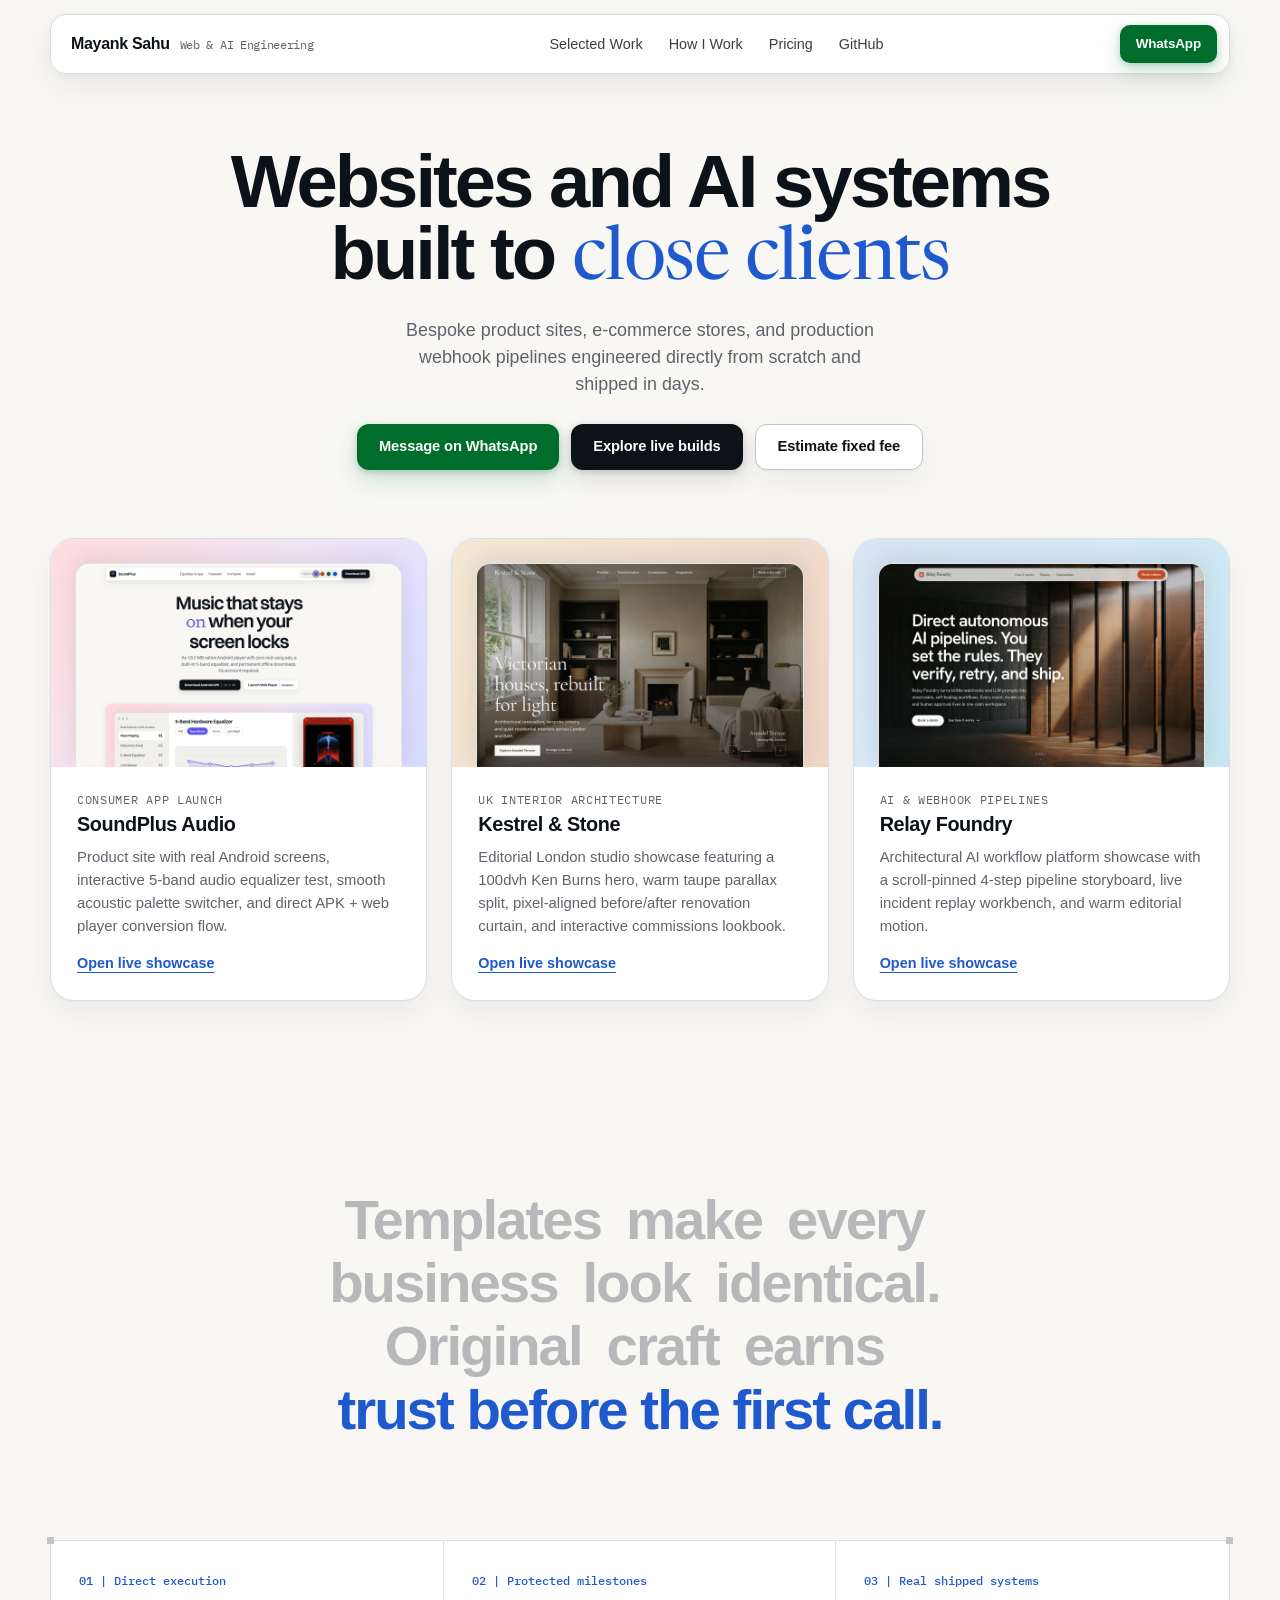
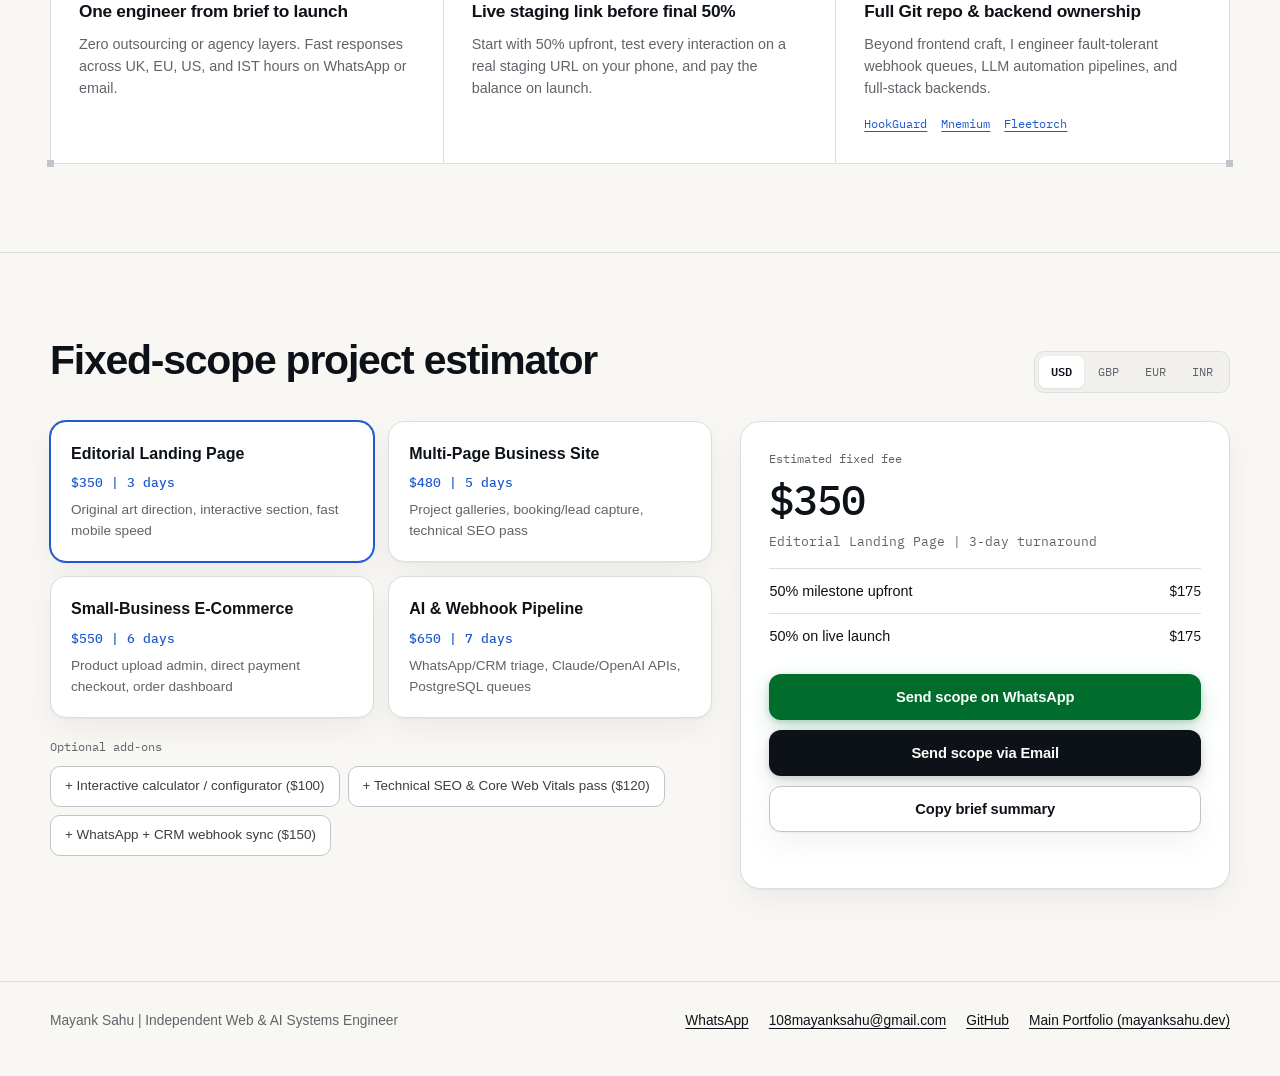
<file: index.html>
<!doctype html>
<html lang="en">
<head>
  <meta charset="UTF-8" />
  <meta name="viewport" content="width=device-width, initial-scale=1.0" />
  <meta name="description" content="Mayank Sahu designs and engineers custom websites, e-commerce stores, and production AI workflows shipped in days with 100% source code ownership." />
  <title>Mayank Sahu | Custom Websites &amp; AI Systems Engineering</title>
  <link rel="icon" type="image/svg+xml" href="data:image/svg+xml,%3Csvg xmlns='http://www.w3.org/2000/svg' viewBox='0 0 32 32'%3E%3Crect width='32' height='32' rx='8' fill='%23181b22'/%3E%3Cpath d='M8 22V10h3.2l4.8 7.4L20.8 10H24v12h-2.8v-7.5l-4.2 6.3h-2l-4.2-6.3V22H8z' fill='%23ffffff'/%3E%3C/svg%3E" />
  <link rel="preconnect" href="https://api.fontshare.com" />
  <link href="https://api.fontshare.com/v2/css?f[]=switzer@400,500,600,700&display=swap" rel="stylesheet" />
  <link rel="preconnect" href="https://fonts.googleapis.com" />
  <link rel="preconnect" href="https://fonts.gstatic.com" crossorigin />
  <link href="https://fonts.googleapis.com/css2?family=IBM+Plex+Mono:wght@400;500&family=Newsreader:wght@400;500&display=swap" rel="stylesheet" />
  <style>
    :root {
      color-scheme: light;
      --paper: oklch(97.6% 0.004 85);
      --surface: oklch(100% 0 0);
      --surface-muted: oklch(95.4% 0.005 85);
      --ink: oklch(18% 0.014 255);
      --ink-2: oklch(36% 0.012 255);
      --muted: oklch(50% 0.012 255);
      --line: oklch(90% 0.006 255);
      --line-strong: oklch(82% 0.008 255);
      --accent: oklch(50% 0.19 262);
      --accent-soft: oklch(93.5% 0.036 262);
      --accent-ink: oklch(99% 0.004 262);
      --wa: oklch(46% 0.14 152);
      --btn-dark: oklch(18% 0.014 255);
      --btn-dark-ink: oklch(99% 0.003 85);
      --shadow-bar: 0 2px 10px oklch(18% 0.015 255 / 0.05), 0 12px 32px oklch(18% 0.015 255 / 0.06);
      --shadow-card: 0 1px 2px oklch(18% 0.015 255 / 0.04), 0 12px 30px oklch(18% 0.015 255 / 0.05);
      --shadow-btn: 0 2px 6px oklch(18% 0.015 255 / 0.15), 0 10px 22px oklch(18% 0.015 255 / 0.11);
      --grad-1: linear-gradient(125deg, oklch(92.5% 0.04 16) 0%, oklch(94% 0.025 320) 48%, oklch(90% 0.065 280) 100%);
      --grad-2: linear-gradient(125deg, oklch(93.5% 0.028 78) 0%, oklch(91.5% 0.03 60) 55%, oklch(89% 0.035 46) 100%);
      --grad-3: linear-gradient(125deg, oklch(91.5% 0.024 255) 0%, oklch(92.5% 0.028 240) 50%, oklch(90.5% 0.038 220) 100%);
      --grad-4: linear-gradient(125deg, oklch(93% 0.03 160) 0%, oklch(92% 0.034 148) 55%, oklch(90.5% 0.04 136) 100%);
      --font-sans: "Switzer", -apple-system, BlinkMacSystemFont, sans-serif;
      --font-serif: "Newsreader", Georgia, serif;
      --font-mono: "IBM Plex Mono", ui-monospace, monospace;
      --ease-out: cubic-bezier(0.16, 1, 0.3, 1);
    }

    *, *::before, *::after { box-sizing: border-box; margin: 0; padding: 0; }

    html {
      overflow-x: clip;
      background: var(--paper);
      color: var(--ink);
      font-family: var(--font-sans);
      -webkit-font-smoothing: antialiased;
      -webkit-tap-highlight-color: transparent;
    }

    body {
      min-height: 100dvh;
      overflow-x: clip;
      line-height: 1.55;
      background: var(--paper);
      color: var(--ink);
    }

    img { display: block; max-width: 100%; }
    a { color: inherit; text-decoration: none; }

    button {
      font: inherit;
      color: inherit;
      background: none;
      border: 0;
      cursor: pointer;
      touch-action: manipulation;
      transition: transform 150ms var(--ease-out), background-color 180ms ease, border-color 180ms ease, color 180ms ease;
    }

    button:active { transform: scale(0.97); }
    button:focus-visible, a:focus-visible { outline: 2px solid var(--accent); outline-offset: 2px; }

    .mono { font-family: var(--font-mono); font-variant-numeric: tabular-nums; }
    .wrap { width: min(1180px, 100% - 40px); margin-inline: auto; }
    section[id] { scroll-margin-top: 96px; }

    /* Floating Luminous Topbar */
    .topbar-wrap {
      position: sticky;
      top: 14px;
      z-index: 60;
      padding-inline: 20px;
    }

    .topbar {
      max-width: 1180px;
      margin-inline: auto;
      height: 60px;
      padding: 0 12px 0 20px;
      border-radius: 16px;
      background: color-mix(in oklab, var(--surface) 88%, transparent);
      backdrop-filter: blur(14px);
      border: 1px solid var(--line);
      box-shadow: var(--shadow-bar);
      display: flex;
      justify-content: space-between;
      align-items: center;
      gap: 16px;
    }

    .brand {
      display: inline-flex;
      align-items: baseline;
      gap: 10px;
      font-weight: 600;
      font-size: 1rem;
      letter-spacing: -0.02em;
    }

    .brand-tag {
      font-family: var(--font-mono);
      font-size: 0.72rem;
      color: var(--muted);
      font-weight: 400;
    }

    .nav-links {
      display: flex;
      align-items: center;
      gap: 26px;
      font-size: 0.9rem;
      color: var(--ink-2);
    }

    .nav-links a {
      position: relative;
      padding-block: 4px;
    }

    .nav-links a::after {
      content: "";
      position: absolute;
      left: 0;
      right: 0;
      bottom: 0;
      height: 1.5px;
      background: var(--accent);
      transform: scaleX(0);
      transform-origin: left;
      transition: transform 220ms var(--ease-out);
    }

    @media (hover: hover) {
      .nav-links a:hover { color: var(--ink); }
      .nav-links a:hover::after { transform: scaleX(1); }
    }

    .btn {
      display: inline-flex;
      align-items: center;
      justify-content: center;
      gap: 8px;
      height: 46px;
      padding: 0 22px;
      border-radius: 12px;
      font-size: 0.92rem;
      font-weight: 600;
      letter-spacing: -0.01em;
    }

    .btn--sm {
      height: 38px;
      padding: 0 16px;
      border-radius: 10px;
      font-size: 0.84rem;
    }

    .btn--dark {
      background: var(--btn-dark);
      color: var(--btn-dark-ink);
      box-shadow: var(--shadow-btn);
    }

    .btn--wa {
      background: var(--wa);
      color: oklch(99% 0.004 150);
      box-shadow: 0 2px 6px oklch(46% 0.14 152 / 0.24), 0 10px 22px oklch(46% 0.14 152 / 0.16);
    }

    .btn--light {
      background: var(--surface);
      color: var(--ink);
      border: 1px solid var(--line-strong);
      box-shadow: var(--shadow-card);
    }

    @media (hover: hover) {
      .btn--dark:hover, .btn--wa:hover, .btn--light:hover { transform: translateY(-1px); }
      .btn--light:hover { border-color: var(--ink); }
    }

    /* Centered Monumental Hero */
    .hero {
      padding: clamp(64px, 9.5vh, 104px) 0 52px;
      text-align: center;
    }

    .hero-inner {
      max-width: 820px;
      margin-inline: auto;
      display: grid;
      justify-items: center;
      gap: 18px;
    }

    .hero h1 {
      font-size: clamp(2.9rem, 5.8vw, 5.15rem);
      font-weight: 600;
      line-height: 0.98;
      letter-spacing: -0.04em;
      text-wrap: balance;
    }

    .hero-serif {
      font-family: var(--font-serif);
      font-weight: 400;
      color: var(--accent);
      letter-spacing: -0.02em;
    }

    .hero-sub {
      font-size: clamp(1.05rem, 1.4vw, 1.2rem);
      color: var(--muted);
      max-width: 50ch;
      line-height: 1.5;
    }

    .hero-ctas {
      display: flex;
      flex-wrap: wrap;
      justify-content: center;
      gap: 12px;
      margin-top: 8px;
    }

    /* Visual Portfolio Gallery (Real Rendered Previews, Zero Clunky Iframe) */
    .work-sec {
      padding: 16px 0 88px;
    }

    .work-grid {
      display: grid;
      grid-template-columns: repeat(3, minmax(0, 1fr));
      gap: 24px;
    }

    .work-card {
      background: var(--surface);
      border: 1px solid var(--line);
      border-radius: 24px;
      overflow: hidden;
      box-shadow: var(--shadow-card);
      display: flex;
      flex-direction: column;
      transition: transform 280ms var(--ease-out), border-color 280ms ease;
    }

    @media (hover: hover) {
      .work-card:hover { transform: translateY(-4px); border-color: var(--line-strong); }
      .work-card:hover .work-shot img { transform: scale(1.025); }
    }

    .work-stage {
      padding: 24px 24px 0;
      overflow: hidden;
    }

    .work-stage.g1 { background: var(--grad-1); }
    .work-stage.g2 { background: var(--grad-2); }
    .work-stage.g3 { background: var(--grad-3); }
    .work-stage.g4 { background: var(--grad-4); }

    .work-shot {
      border-radius: 14px 14px 0 0;
      overflow: hidden;
      border: 1px solid oklch(18% 0.015 255 / 0.12);
      border-bottom: 0;
      box-shadow: 0 -4px 24px oklch(18% 0.015 255 / 0.1);
      aspect-ratio: 16 / 10;
      background: var(--surface);
    }

    .work-shot img {
      width: 100%;
      height: 100%;
      object-fit: cover;
      object-position: top center;
      transition: transform 520ms var(--ease-out);
    }

    .work-body {
      padding: 24px 26px 26px;
      display: flex;
      flex-direction: column;
      justify-content: space-between;
      gap: 14px;
      flex: 1;
    }

    .work-top {
      display: flex;
      flex-direction: column;
      align-items: flex-start;
      gap: 4px;
      margin-bottom: 10px;
    }

    .work-title {
      font-size: 1.24rem;
      font-weight: 600;
      letter-spacing: -0.02em;
      line-height: 1.15;
    }

    .work-cat {
      font-family: var(--font-mono);
      font-size: 0.72rem;
      color: var(--muted);
      order: -1;
      text-transform: uppercase;
      letter-spacing: 0.06em;
    }

    .work-desc {
      font-size: 0.93rem;
      color: var(--muted);
    }

    .work-link {
      font-size: 0.9rem;
      font-weight: 600;
      color: var(--accent);
      text-decoration: underline;
      text-underline-offset: 0.25em;
      align-self: flex-start;
    }

    /* Scroll-Illuminating Manifesto */
    .manifesto {
      padding: clamp(72px, 11vh, 130px) 0;
      text-align: center;
    }

    .manifesto-text {
      max-width: 22ch;
      margin-inline: auto;
      font-size: clamp(2.1rem, 4.4vw, 3.7rem);
      font-weight: 600;
      line-height: 1.12;
      letter-spacing: -0.035em;
    }

    .m-word {
      display: inline-block;
      color: var(--muted);
      opacity: 0.42;
      transition: color 360ms var(--ease-out), opacity 360ms var(--ease-out);
      margin-right: 0.2em;
    }

    .m-word.is-lit { color: var(--ink); opacity: 1; }

    .m-highlight {
      position: relative;
      color: var(--accent);
      display: inline-block;
    }

    .m-highlight::after {
      content: "";
      position: absolute;
      left: 0;
      right: 0;
      bottom: -4px;
      height: 4px;
      border-radius: 999px;
      background: var(--accent);
      transform-origin: left;
      transform: scaleX(0);
      transition: transform 760ms var(--ease-out);
    }

    .m-highlight.is-underlined::after { transform: scaleX(1); }

    /* Corner-Pinned 3-Column Engineering Proof Frame */
    .proof-sec {
      padding-bottom: 88px;
    }

    .arch-frame {
      position: relative;
      background: var(--surface);
      border: 1px solid var(--line);
      display: grid;
      grid-template-columns: repeat(3, minmax(0, 1fr));
    }

    .arch-pin {
      position: absolute;
      width: 7px;
      height: 7px;
      background: var(--line-strong);
      pointer-events: none;
    }

    .pin-tl { top: -4px; left: -4px; }
    .pin-tr { top: -4px; right: -4px; }
    .pin-bl { bottom: -4px; left: -4px; }
    .pin-br { bottom: -4px; right: -4px; }

    .proof-cell {
      padding: 30px 28px;
      border-right: 1px solid var(--line);
      display: grid;
      gap: 8px;
      align-content: start;
    }

    .proof-cell:last-child { border-right: 0; }
    .proof-num { font-family: var(--font-mono); font-size: 0.78rem; color: var(--accent); font-weight: 500; }
    .proof-cell h3 { font-size: 1.08rem; font-weight: 600; letter-spacing: -0.015em; }
    .proof-cell p { font-size: 0.9rem; color: var(--muted); }

    .repo-links {
      display: flex;
      flex-wrap: wrap;
      gap: 14px;
      padding-top: 6px;
      font-family: var(--font-mono);
      font-size: 0.78rem;
    }

    .repo-links a {
      color: var(--accent);
      text-decoration: underline;
      text-underline-offset: 0.25em;
    }

    /* Multi-Currency Fixed-Scope Pricing Estimator */
    .quote-sec {
      padding: 76px 0 92px;
      border-top: 1px solid var(--line);
    }

    .sec-head {
      display: flex;
      justify-content: space-between;
      align-items: flex-end;
      flex-wrap: wrap;
      gap: 16px;
      margin-bottom: 28px;
    }

    .sec-head h2 {
      font-size: clamp(1.9rem, 3.2vw, 2.7rem);
      font-weight: 600;
      letter-spacing: -0.03em;
    }

    .curr-switch {
      display: inline-flex;
      padding: 4px;
      border-radius: 10px;
      background: var(--surface-muted);
      border: 1px solid var(--line);
      gap: 2px;
    }

    .curr-btn {
      padding: 6px 12px;
      border-radius: 7px;
      font-family: var(--font-mono);
      font-size: 0.78rem;
      color: var(--muted);
    }

    .curr-btn[aria-pressed="true"] {
      background: var(--surface);
      color: var(--ink);
      font-weight: 600;
      box-shadow: 0 1px 3px oklch(18% 0.015 255 / 0.08);
    }

    .quote-grid {
      display: grid;
      grid-template-columns: minmax(0, 1.15fr) minmax(0, 0.85fr);
      gap: 28px;
      align-items: start;
    }

    .scope-grid {
      display: grid;
      grid-template-columns: repeat(2, minmax(0, 1fr));
      gap: 14px;
      margin-bottom: 20px;
    }

    .scope-card {
      padding: 20px;
      border-radius: 16px;
      border: 1px solid var(--line);
      background: var(--surface);
      text-align: left;
      display: grid;
      gap: 6px;
      box-shadow: var(--shadow-card);
    }

    .scope-card[aria-pressed="true"] {
      border-color: var(--accent);
      box-shadow: 0 0 0 1px var(--accent), var(--shadow-card);
    }

    .scope-price {
      font-family: var(--font-mono);
      font-size: 0.84rem;
      color: var(--accent);
      font-weight: 500;
    }

    .addon-row { display: flex; flex-wrap: wrap; gap: 8px; }

    .addon-chip {
      padding: 9px 14px;
      border-radius: 10px;
      border: 1px solid var(--line-strong);
      background: var(--surface);
      font-size: 0.84rem;
      color: var(--ink-2);
    }

    .addon-chip[aria-pressed="true"] {
      background: var(--btn-dark);
      border-color: var(--btn-dark);
      color: var(--btn-dark-ink);
    }

    .summary-card {
      background: var(--surface);
      border: 1px solid var(--line);
      border-radius: 20px;
      padding: 28px;
      box-shadow: var(--shadow-card);
      display: grid;
      gap: 16px;
    }

    .big-price {
      font-family: var(--font-mono);
      font-size: 2.6rem;
      font-weight: 500;
      letter-spacing: -0.03em;
    }

    .split-row {
      display: flex;
      justify-content: space-between;
      padding: 11px 0;
      border-top: 1px solid var(--line);
      font-size: 0.9rem;
    }

    .cta-stack { display: grid; gap: 10px; }

    .copy-feedback {
      font-family: var(--font-mono);
      font-size: 0.76rem;
      color: var(--wa);
      min-height: 18px;
    }

    footer {
      border-top: 1px solid var(--line);
      padding: 28px 0 44px;
      font-size: 0.86rem;
      color: var(--muted);
    }

    .footer-inner {
      display: flex;
      justify-content: space-between;
      align-items: center;
      flex-wrap: wrap;
      gap: 16px;
    }

    .footer-links { display: flex; flex-wrap: wrap; gap: 20px; }
    footer a { color: var(--ink); text-decoration: underline; text-underline-offset: 0.25em; }

    .reveal {
      opacity: 1;
      transform: translate3d(0, 0, 0);
      transition: opacity 640ms var(--ease-out), transform 640ms var(--ease-out);
    }

    .js-ready .reveal { opacity: 0; transform: translate3d(0, 22px, 0); }
    .js-ready .reveal.is-in { opacity: 1; transform: translate3d(0, 0, 0); }

    @media (max-width: 960px) {
      .work-grid, .arch-frame, .quote-grid { grid-template-columns: minmax(0, 1fr); }
      .proof-cell { border-right: 0; border-bottom: 1px solid var(--line); }
      .proof-cell:last-child { border-bottom: 0; }
      .nav-links, .brand-tag { display: none; }
    }

    @media (max-width: 600px) {
      .scope-grid { grid-template-columns: minmax(0, 1fr); }
    }

    @media (prefers-reduced-motion: reduce) {
      .reveal, .m-word, .m-highlight::after, .work-shot img { transition: none !important; transform: none !important; opacity: 1 !important; }
    }
  </style>
</head>
<body>
  <div class="topbar-wrap">
    <header class="topbar">
      <a href="#top" class="brand">
        <span>Mayank Sahu</span>
        <span class="brand-tag">Web &amp; AI Engineering</span>
      </a>
      <nav class="nav-links" aria-label="Primary">
        <a href="#work">Selected Work</a>
        <a href="#proof">How I Work</a>
        <a href="#quote">Pricing</a>
        <a href="https://github.com/msnotfound" target="_blank" rel="noopener">GitHub</a>
      </nav>
      <a href="https://wa.me/919302493307?text=Hi%20Mayank%2C%20I%27d%20like%20to%20discuss%20a%20website%20or%20AI%20workflow%20build." target="_blank" rel="noopener" class="btn btn--wa btn--sm">WhatsApp</a>
    </header>
  </div>

  <main id="top">
    <section class="hero">
      <div class="wrap hero-inner">
        <h1>Websites and AI systems built to <span class="hero-serif">close clients</span></h1>
        <p class="hero-sub">
          Bespoke product sites, e-commerce stores, and production webhook pipelines engineered directly from scratch and shipped in days.
        </p>
        <div class="hero-ctas">
          <a href="https://wa.me/919302493307?text=Hi%20Mayank%2C%20saw%20your%20work%20and%20want%20to%20scope%20a%20project." target="_blank" rel="noopener" class="btn btn--wa">Message on WhatsApp</a>
          <a href="#work" class="btn btn--dark">Explore live builds</a>
          <a href="#quote" class="btn btn--light">Estimate fixed fee</a>
        </div>
      </div>
    </section>

    <section class="work-sec" id="work" aria-label="Selected live builds">
      <div class="wrap">
        <div class="work-grid">
          <article class="work-card reveal">
            <div class="work-stage g1">
              <div class="work-shot">
                <img src="./assets/preview-soundplus.png" alt="SoundPlus Android music player and equalizer redesign showcase" />
              </div>
            </div>
            <div class="work-body">
              <div>
                <div class="work-top">
                  <h2 class="work-title">SoundPlus Audio</h2>
                  <span class="work-cat">Consumer App Launch</span>
                </div>
                <p class="work-desc">
                  Product site with real Android screens, interactive 5-band audio equalizer test, smooth acoustic palette switcher, and direct APK + web player conversion flow.
                </p>
              </div>
              <a class="work-link" href="./soundplus/" target="_blank" rel="noopener">Open live showcase</a>
            </div>
          </article>

          <article class="work-card reveal">
            <div class="work-stage g2">
              <div class="work-shot">
                <img src="./assets/preview-interior.png" alt="Kestrel and Stone London interior architecture and renovation studio showcase" />
              </div>
            </div>
            <div class="work-body">
              <div>
                <div class="work-top">
                  <h2 class="work-title">Kestrel &amp; Stone</h2>
                  <span class="work-cat">UK Interior Architecture</span>
                </div>
                <p class="work-desc">
                  Editorial London studio showcase featuring a 100dvh Ken Burns hero, warm taupe parallax split, pixel-aligned before/after renovation curtain, and interactive commissions lookbook.
                </p>
              </div>
              <a class="work-link" href="./interior/" target="_blank" rel="noopener">Open live showcase</a>
            </div>
          </article>

          <article class="work-card reveal">
            <div class="work-stage g3">
              <div class="work-shot">
                <img src="./assets/preview-ai.png" alt="Relay Foundry autonomous AI pipeline orchestration showcase" />
              </div>
            </div>
            <div class="work-body">
              <div>
                <div class="work-top">
                  <h2 class="work-title">Relay Foundry</h2>
                  <span class="work-cat">AI &amp; Webhook Pipelines</span>
                </div>
                <p class="work-desc">
                  Architectural AI workflow platform showcase with a scroll-pinned 4-step pipeline storyboard, live incident replay workbench, and warm editorial motion.
                </p>
              </div>
              <a class="work-link" href="./ai-studio/" target="_blank" rel="noopener">Open live showcase</a>
            </div>
          </article>
        </div>
      </div>
    </section>

    <section class="manifesto" id="manifesto">
      <div class="wrap">
        <p class="manifesto-text">
          <span class="m-word">Templates</span>
          <span class="m-word">make</span>
          <span class="m-word">every</span>
          <span class="m-word">business</span>
          <span class="m-word">look</span>
          <span class="m-word">identical.</span>
          <span class="m-word">Original</span>
          <span class="m-word">craft</span>
          <span class="m-word">earns</span>
          <span class="m-highlight" id="m-highlight">trust before the first call.</span>
        </p>
      </div>
    </section>

    <section class="proof-sec" id="proof">
      <div class="wrap">
        <div class="arch-frame reveal">
          <span class="arch-pin pin-tl" aria-hidden="true"></span>
          <span class="arch-pin pin-tr" aria-hidden="true"></span>
          <span class="arch-pin pin-bl" aria-hidden="true"></span>
          <span class="arch-pin pin-br" aria-hidden="true"></span>

          <article class="proof-cell">
            <span class="proof-num">01 | Direct execution</span>
            <h3>One engineer from brief to launch</h3>
            <p>Zero outsourcing or agency layers. Fast responses across UK, EU, US, and IST hours on WhatsApp or email.</p>
          </article>
          <article class="proof-cell">
            <span class="proof-num">02 | Protected milestones</span>
            <h3>Live staging link before final 50%</h3>
            <p>Start with 50% upfront, test every interaction on a real staging URL on your phone, and pay the balance on launch.</p>
          </article>
          <article class="proof-cell">
            <span class="proof-num">03 | Real shipped systems</span>
            <h3>Full Git repo &amp; backend ownership</h3>
            <p>Beyond frontend craft, I engineer fault-tolerant webhook queues, LLM automation pipelines, and full-stack backends.</p>
            <div class="repo-links">
              <a href="https://github.com/msnotfound/hookguard" target="_blank" rel="noopener">HookGuard</a>
              <a href="https://github.com/msnotfound/mnemium" target="_blank" rel="noopener">Mnemium</a>
              <a href="https://github.com/msnotfound/fleetorch" target="_blank" rel="noopener">Fleetorch</a>
            </div>
          </article>
        </div>
      </div>
    </section>

    <section class="quote-sec" id="quote">
      <div class="wrap">
        <div class="sec-head">
          <h2>Fixed-scope project estimator</h2>
          <div class="curr-switch" role="group" aria-label="Select currency">
            <button type="button" class="curr-btn" data-curr="USD" aria-pressed="true">USD</button>
            <button type="button" class="curr-btn" data-curr="GBP" aria-pressed="false">GBP</button>
            <button type="button" class="curr-btn" data-curr="EUR" aria-pressed="false">EUR</button>
            <button type="button" class="curr-btn" data-curr="INR" aria-pressed="false">INR</button>
          </div>
        </div>

        <div class="quote-grid">
          <div>
            <div class="scope-grid" role="group" aria-label="Select base scope">
              <button type="button" class="scope-card" data-price="350" data-days="3" data-name="Editorial Landing Page" aria-pressed="true">
                <strong>Editorial Landing Page</strong>
                <span class="scope-price">$350 | 3 days</span>
                <span style="font-size: 0.85rem; color: var(--muted);">Original art direction, interactive section, fast mobile speed</span>
              </button>
              <button type="button" class="scope-card" data-price="480" data-days="5" data-name="Multi-Page Studio Site" aria-pressed="false">
                <strong>Multi-Page Business Site</strong>
                <span class="scope-price">$480 | 5 days</span>
                <span style="font-size: 0.85rem; color: var(--muted);">Project galleries, booking/lead capture, technical SEO pass</span>
              </button>
              <button type="button" class="scope-card" data-price="550" data-days="6" data-name="Small-Business E-Commerce Store" aria-pressed="false">
                <strong>Small-Business E-Commerce</strong>
                <span class="scope-price">$550 | 6 days</span>
                <span style="font-size: 0.85rem; color: var(--muted);">Product upload admin, direct payment checkout, order dashboard</span>
              </button>
              <button type="button" class="scope-card" data-price="650" data-days="7" data-name="AI &amp; Webhook Pipeline" aria-pressed="false">
                <strong>AI &amp; Webhook Pipeline</strong>
                <span class="scope-price">$650 | 7 days</span>
                <span style="font-size: 0.85rem; color: var(--muted);">WhatsApp/CRM triage, Claude/OpenAI APIs, PostgreSQL queues</span>
              </button>
            </div>

            <p class="mono" style="font-size: 0.72rem; color: var(--muted); margin-bottom: 10px;">Optional add-ons</p>
            <div class="addon-row">
              <button type="button" class="addon-chip" data-add="100" data-days="1" data-label="Interactive calculator / configurator" aria-pressed="false">+ Interactive calculator / configurator</button>
              <button type="button" class="addon-chip" data-add="120" data-days="1" data-label="Technical SEO & Core Web Vitals pass" aria-pressed="false">+ Technical SEO &amp; Core Web Vitals pass</button>
              <button type="button" class="addon-chip" data-add="150" data-days="2" data-label="WhatsApp + CRM webhook sync" aria-pressed="false">+ WhatsApp + CRM webhook sync</button>
            </div>
          </div>

          <aside class="summary-card">
            <div>
              <div class="mono" style="font-size: 0.72rem; color: var(--muted);">Estimated fixed fee</div>
              <div class="big-price" id="qPrice">$350</div>
              <div class="mono" style="font-size: 0.8rem; color: var(--muted);" id="qMeta">Editorial Landing Page | 3-day turnaround</div>
            </div>
            <div>
              <div class="split-row"><span>50% milestone upfront</span><span class="mono" id="qHalf1">$175</span></div>
              <div class="split-row"><span>50% on live launch</span><span class="mono" id="qHalf2">$175</span></div>
            </div>
            <div class="cta-stack">
              <a id="qWa" href="#" target="_blank" rel="noopener" class="btn btn--wa" style="width: 100%;">Send scope on WhatsApp</a>
              <a id="qMail" href="#" class="btn btn--dark" style="width: 100%;">Send scope via Email</a>
              <button type="button" id="qCopy" class="btn btn--light" style="width: 100%;">Copy brief summary</button>
              <div class="copy-feedback" id="copyStatus" role="status"></div>
            </div>
          </aside>
        </div>
      </div>
    </section>
  </main>

  <footer>
    <div class="wrap footer-inner">
      <span>Mayank Sahu | Independent Web &amp; AI Systems Engineer</span>
      <div class="footer-links">
        <a href="https://wa.me/919302493307" target="_blank" rel="noopener">WhatsApp</a>
        <a href="mailto:108mayanksahu@gmail.com">108mayanksahu@gmail.com</a>
        <a href="https://github.com/msnotfound" target="_blank" rel="noopener">GitHub</a>
        <a href="https://mayanksahu.dev/" target="_blank" rel="noopener">Main Portfolio (mayanksahu.dev)</a>
      </div>
    </div>
  </footer>

  <script>
    const reduced = window.matchMedia("(prefers-reduced-motion: reduce)").matches;
    if (!reduced) document.documentElement.classList.add("js-ready");

    // Silky Eased Smooth Anchor Scroll
    let scrollRaf = null;
    function smoothScrollTo(targetY, duration = 740) {
      cancelAnimationFrame(scrollRaf);
      if (reduced) { window.scrollTo({ top: targetY, behavior: "instant" }); return; }
      const startY = window.scrollY;
      const dist = targetY - startY;
      let start = null;
      const easeOutExpo = (t) => (t === 1 ? 1 : 1 - Math.pow(2, -10 * t));
      function step(ts) {
        if (!start) start = ts;
        const p = Math.min(1, (ts - start) / duration);
        window.scrollTo({ top: startY + dist * easeOutExpo(p), behavior: "instant" });
        if (p < 1) scrollRaf = requestAnimationFrame(step);
      }
      scrollRaf = requestAnimationFrame(step);
    }

    document.querySelectorAll('a[href^="#"]').forEach((link) => {
      link.addEventListener("click", (e) => {
        const id = link.getAttribute("href");
        if (!id || id === "#") return;
        const el = document.querySelector(id);
        if (!el) return;
        e.preventDefault();
        const offset = id === "#top" ? 0 : el.getBoundingClientRect().top + window.scrollY - 92;
        smoothScrollTo(Math.max(0, offset));
      });
    });

    // Manifesto scroll illumination
    const mWords = Array.from(document.querySelectorAll(".m-word"));
    const mSection = document.getElementById("manifesto");
    const mHighlight = document.getElementById("m-highlight");

    function updateManifesto() {
      if (reduced) {
        mWords.forEach((w) => w.classList.add("is-lit"));
        mHighlight.classList.add("is-underlined");
        return;
      }
      const rect = mSection.getBoundingClientRect();
      const progress = Math.max(0, Math.min(1, (window.innerHeight * 0.78 - rect.top) / (rect.height * 0.72)));
      const litCount = Math.floor(progress * (mWords.length + 2));
      mWords.forEach((w, idx) => w.classList.toggle("is-lit", idx < litCount));
      mHighlight.classList.toggle("is-underlined", progress > 0.72);
    }
    window.addEventListener("scroll", updateManifesto, { passive: true });
    updateManifesto();

    // Scroll reveal
    const io = new IntersectionObserver((entries) => {
      entries.forEach((en) => {
        if (en.isIntersecting) { en.target.classList.add("is-in"); io.unobserve(en.target); }
      });
    }, { threshold: 0.14 });
    document.querySelectorAll(".reveal").forEach((el) => io.observe(el));

    // Multi-currency Fixed Scope Estimator
    const RATES = {
      USD: { sym: "$", rate: 1, locale: "en-US" },
      GBP: { sym: "£", rate: 0.79, locale: "en-GB" },
      EUR: { sym: "€", rate: 0.92, locale: "de-DE" },
      INR: { sym: "₹", rate: 84.5, locale: "en-IN" }
    };

    let currency = "USD";
    let baseUsd = 350, baseDays = 3, baseName = "Editorial Landing Page";

    function fmtMoney(usd) {
      const c = RATES[currency];
      const val = currency === "INR" ? Math.round((usd * c.rate) / 500) * 500 : Math.round(usd * c.rate);
      return c.sym + val.toLocaleString(c.locale);
    }

    function updateQuote() {
      document.querySelectorAll(".scope-card").forEach((card) => {
        card.querySelector(".scope-price").textContent = `${fmtMoney(Number(card.dataset.price))} | ${card.dataset.days} days`;
      });
      document.querySelectorAll(".addon-chip").forEach((chip) => {
        chip.textContent = `+ ${chip.dataset.label} (${fmtMoney(Number(chip.dataset.add))})`;
      });

      let extraUsd = 0, extraDays = 0;
      const addons = [];
      document.querySelectorAll(".addon-chip[aria-pressed='true']").forEach((c) => {
        extraUsd += Number(c.dataset.add);
        extraDays += Number(c.dataset.days);
        addons.push(c.dataset.label);
      });
      const totalUsd = baseUsd + extraUsd;
      const days = baseDays + extraDays;
      const totalStr = fmtMoney(totalUsd);
      const halfStr = fmtMoney(totalUsd / 2);

      document.getElementById("qPrice").textContent = totalStr;
      document.getElementById("qMeta").textContent = `${baseName} | ${days}-day turnaround`;
      document.getElementById("qHalf1").textContent = halfStr;
      document.getElementById("qHalf2").textContent = halfStr;

      const briefText = [
        `Hi Mayank, I would like to scope a project:`,
        `Base Scope: ${baseName}`,
        `Add-ons: ${addons.length ? addons.join(", ") : "None"}`,
        `Estimated Fee: ${totalStr} (50% upfront: ${halfStr}, 50% on launch)`,
        `Target Turnaround: ${days} days`,
        `Project Details: `
      ].join("\n");

      document.getElementById("qWa").href = `https://wa.me/919302493307?text=${encodeURIComponent(briefText)}`;
      document.getElementById("qMail").href = `mailto:108mayanksahu@gmail.com?subject=${encodeURIComponent(`Project Brief: ${baseName} (${totalStr})`)}&body=${encodeURIComponent(briefText)}`;
      document.getElementById("qCopy").dataset.brief = briefText;
    }

    document.querySelectorAll(".curr-btn").forEach((b) => {
      b.addEventListener("click", () => {
        document.querySelectorAll(".curr-btn").forEach((x) => x.setAttribute("aria-pressed", String(x === b)));
        currency = b.dataset.curr;
        updateQuote();
      });
    });

    document.querySelectorAll(".scope-card").forEach((c) => {
      c.addEventListener("click", () => {
        document.querySelectorAll(".scope-card").forEach((x) => x.setAttribute("aria-pressed", String(x === c)));
        baseUsd = Number(c.dataset.price);
        baseDays = Number(c.dataset.days);
        baseName = c.dataset.name;
        updateQuote();
      });
    });

    document.querySelectorAll(".addon-chip").forEach((c) => {
      c.addEventListener("click", () => {
        c.setAttribute("aria-pressed", String(c.getAttribute("aria-pressed") !== "true"));
        updateQuote();
      });
    });

    document.getElementById("qCopy").addEventListener("click", async (e) => {
      try {
        await navigator.clipboard.writeText(e.currentTarget.dataset.brief || "");
        document.getElementById("copyStatus").textContent = "Brief summary copied to clipboard.";
      } catch {
        document.getElementById("copyStatus").textContent = "Use WhatsApp or Email above to send directly.";
      }
    });

    updateQuote();
  </script>
</body>
</html>
</file>
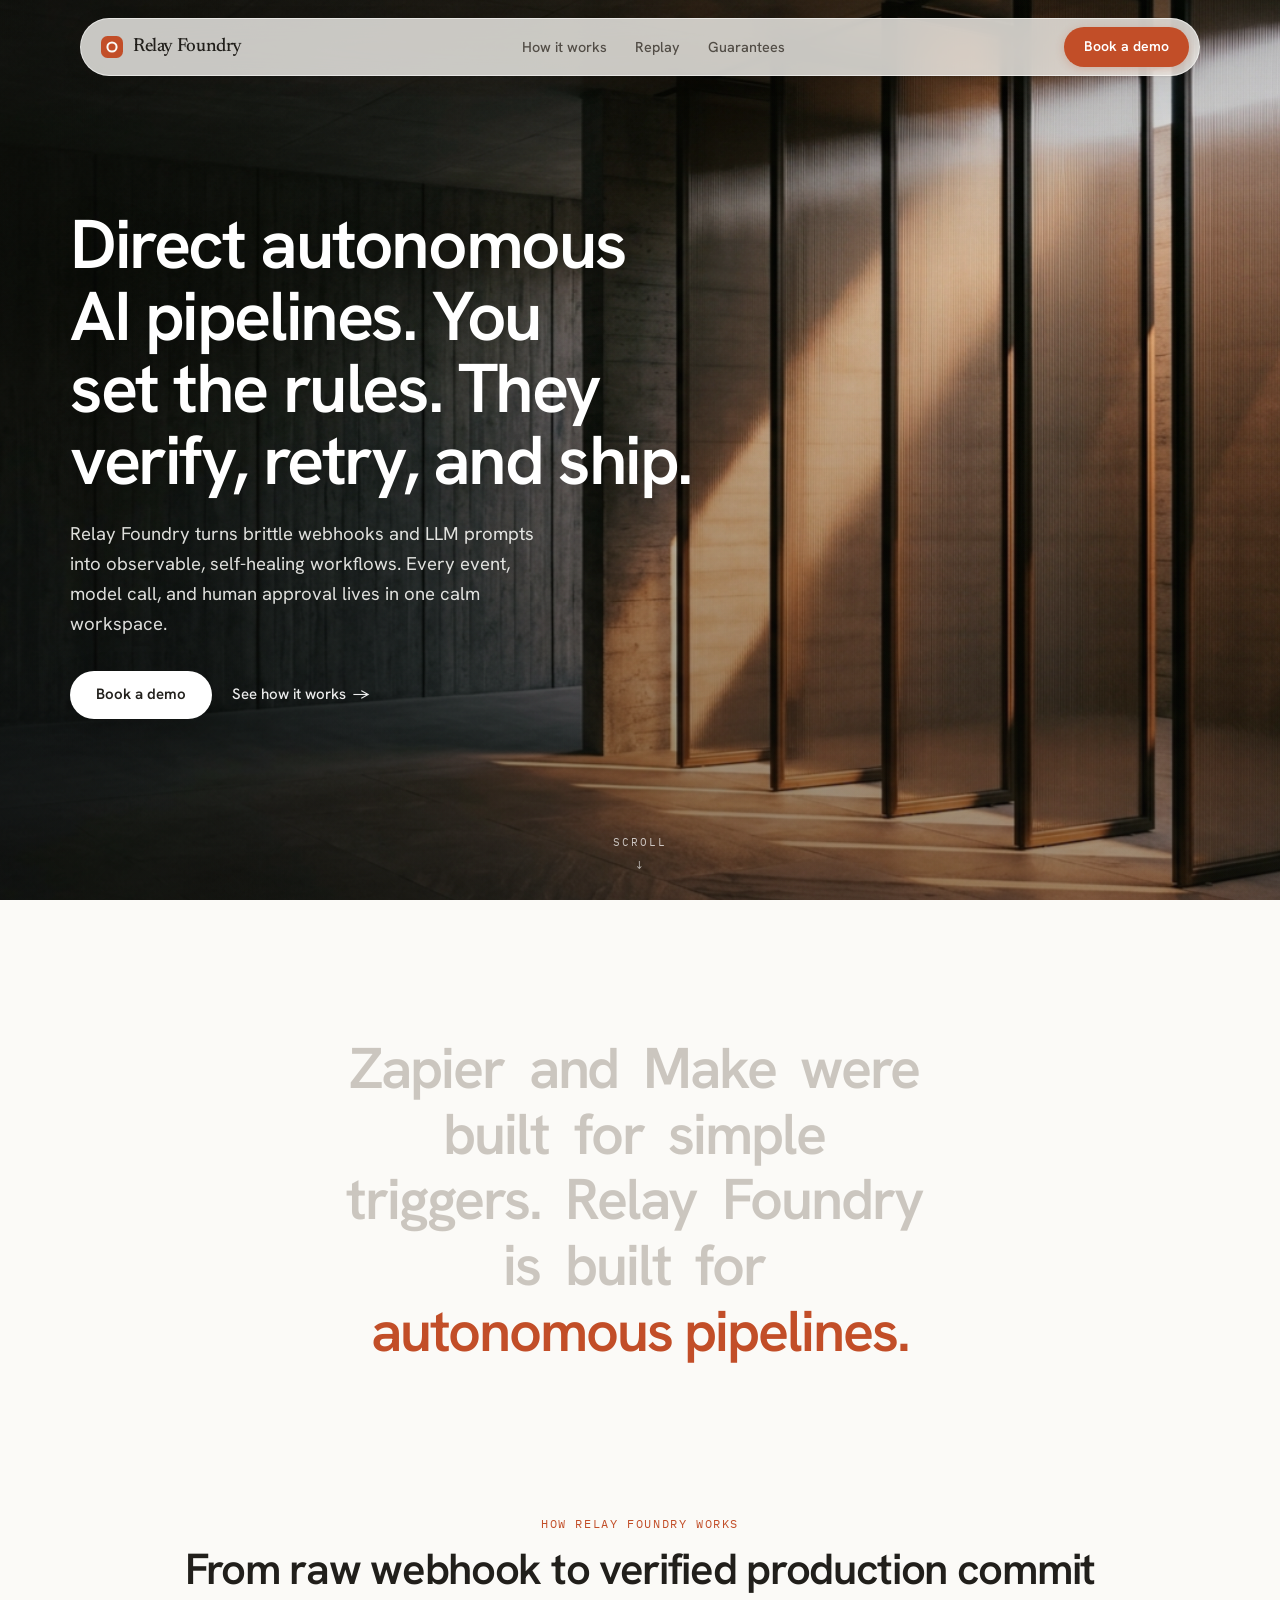
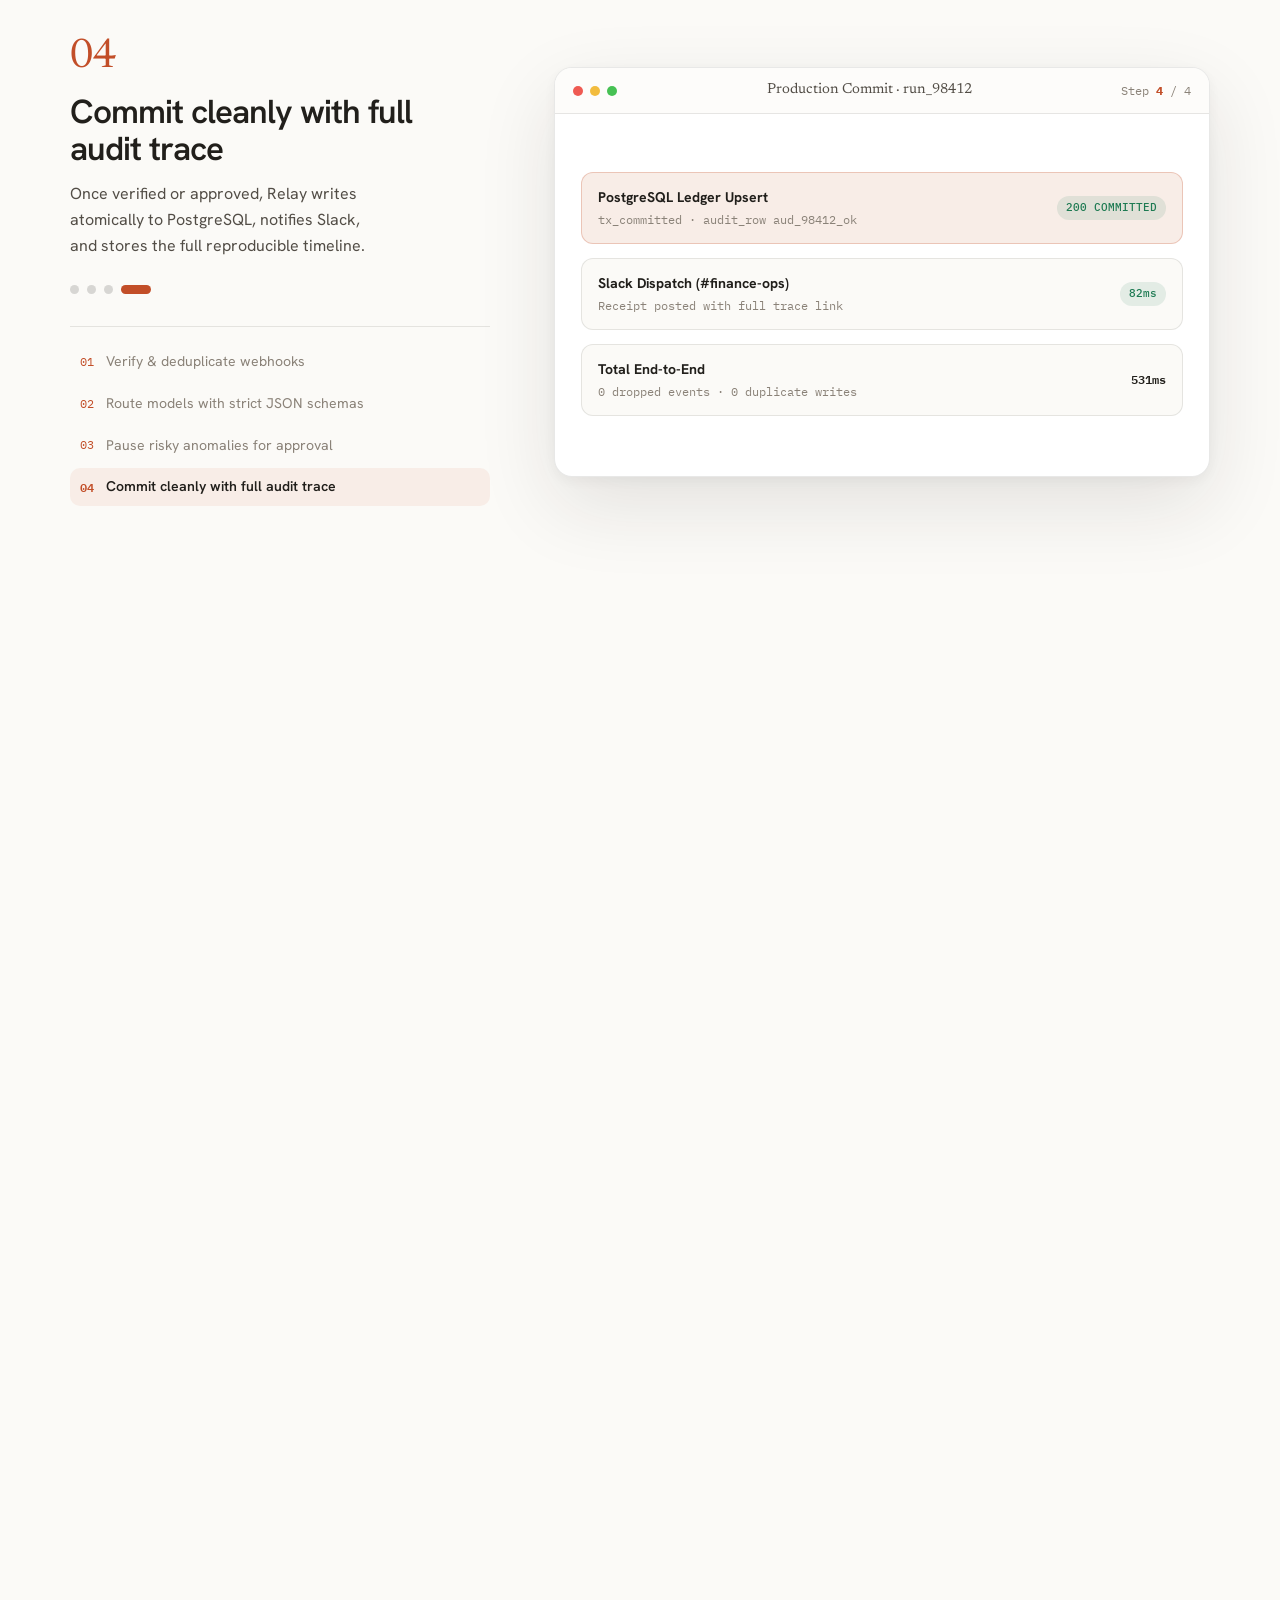
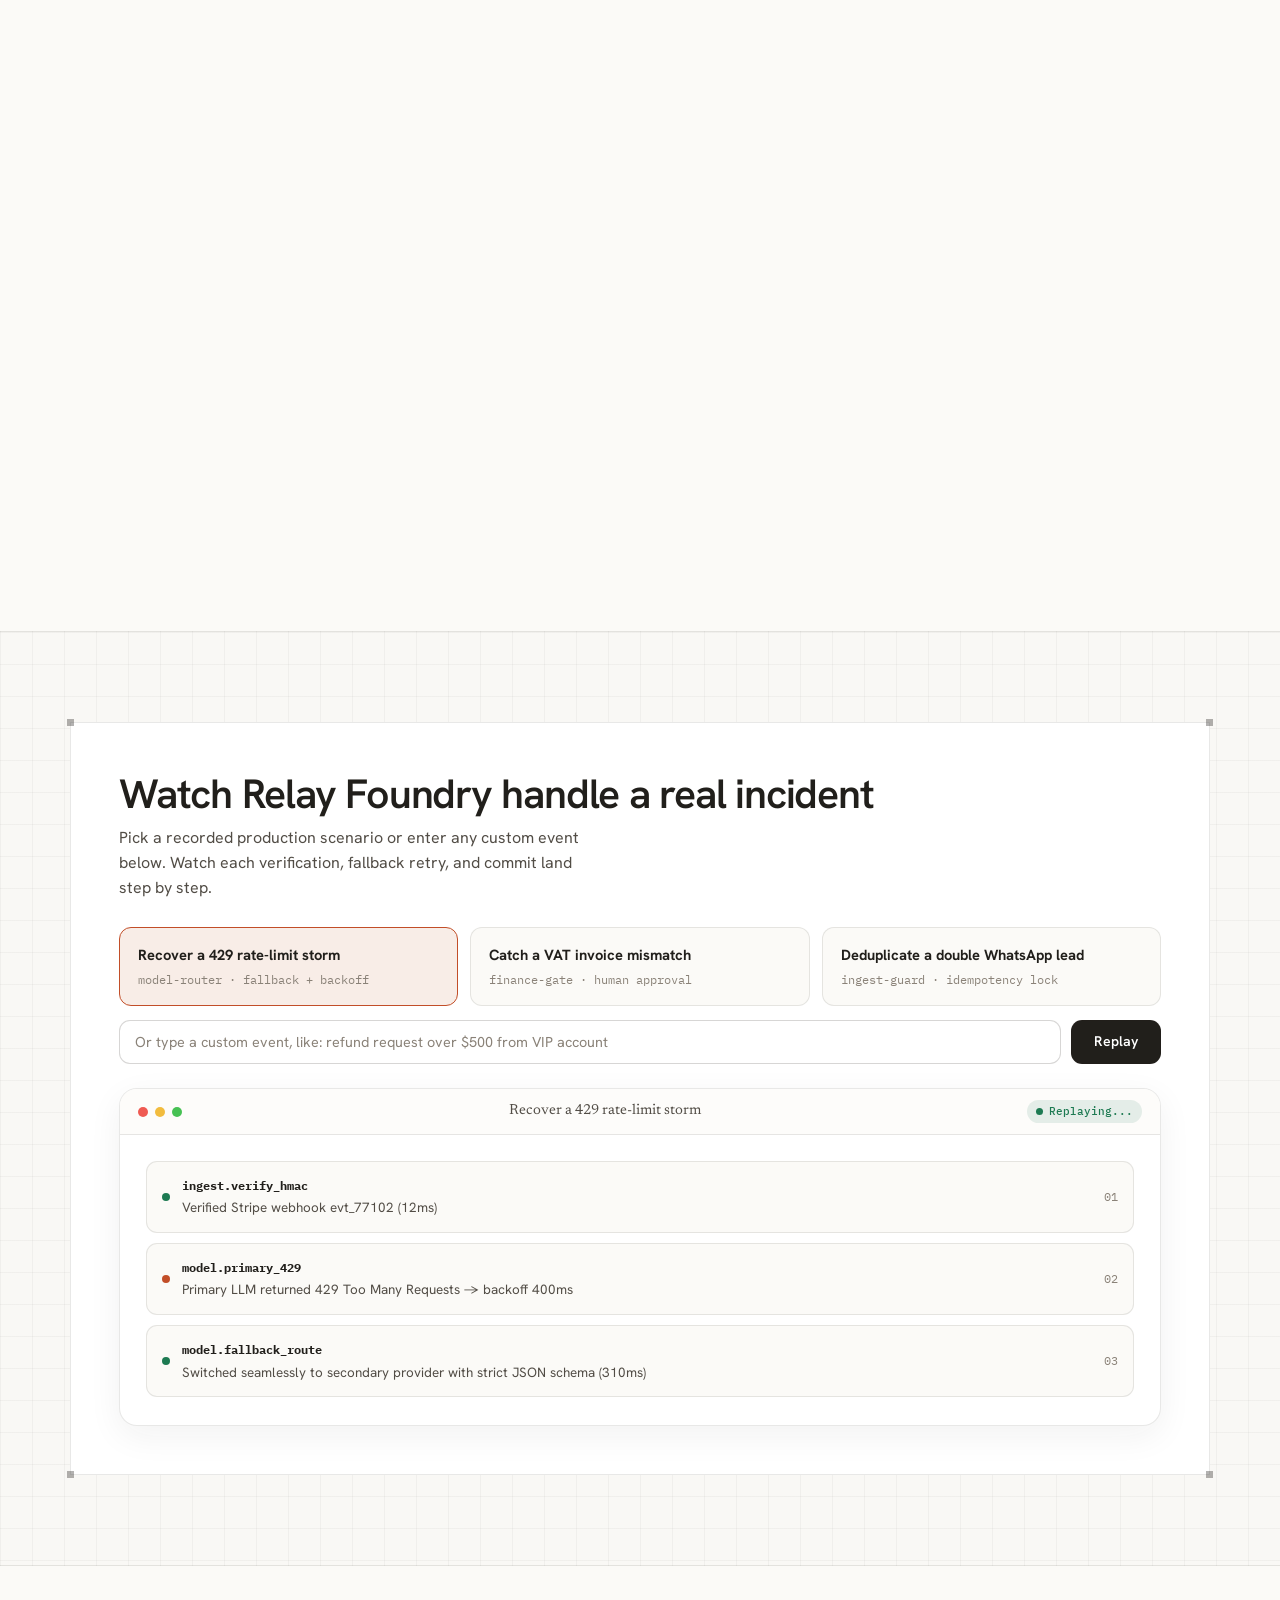
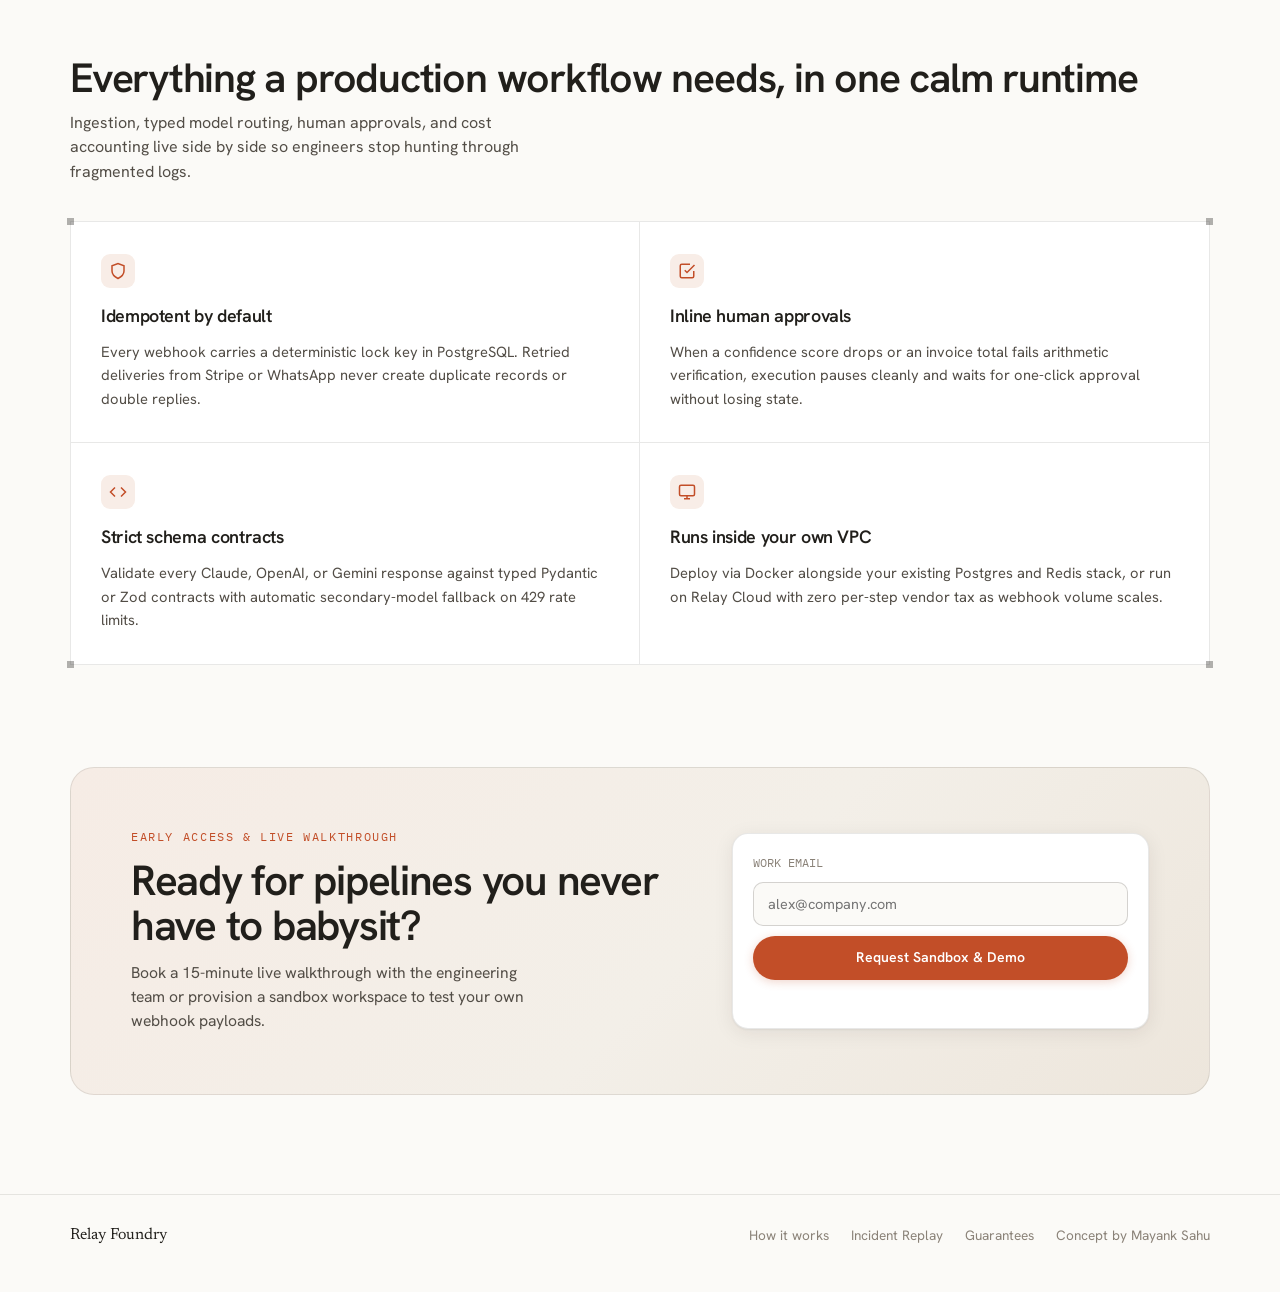
<file: ai-studio/index.html>
<!doctype html>
<html lang="en">
<head>
  <meta charset="UTF-8" />
  <meta name="viewport" content="width=device-width, initial-scale=1.0" />
  <meta name="description" content="Relay Foundry turns brittle webhooks and LLM prompts into observable, self-healing workflows with inline human approvals and full trace replay." />
  <title>Relay Foundry | Orchestrate Autonomous AI Pipelines</title>
  <link rel="icon" type="image/svg+xml" href="data:image/svg+xml,%3Csvg xmlns='http://www.w3.org/2000/svg' viewBox='0 0 32 32'%3E%3Crect width='32' height='32' rx='8' fill='%23c24e28'/%3E%3Ccircle cx='16' cy='16' r='6.5' fill='none' stroke='%23fbfaf7' stroke-width='2.6'/%3E%3C/svg%3E" />
  <link rel="preconnect" href="https://fonts.googleapis.com" />
  <link rel="preconnect" href="https://fonts.gstatic.com" crossorigin />
  <link href="https://fonts.googleapis.com/css2?family=Hanken+Grotesk:wght@400;500;600;700&family=IBM+Plex+Mono:wght@400;500&family=Newsreader:ital,opsz,wght@0,6..72,400;0,6..72,500;1,6..72,400&display=swap" rel="stylesheet" />
  <style>
    :root {
      color-scheme: light;
      --paper: #fbfaf7;
      --surface: #ffffff;
      --surface-warm: #f4f1ea;
      --surface-tint: #f8ede7;
      --ink: #211f1b;
      --ink-2: #524d46;
      --muted: #8a8278;
      --stone: #a79f95;
      --line: rgba(33, 31, 27, 0.1);
      --line-strong: rgba(33, 31, 27, 0.18);
      --accent: #c24e28;
      --accent-hover: #ad421f;
      --accent-soft: rgba(194, 78, 40, 0.11);
      --ok: #1d7a52;
      --ok-soft: rgba(29, 122, 82, 0.11);
      --warn: #a16207;
      --warn-soft: rgba(161, 98, 7, 0.12);
      --font-sans: "Hanken Grotesk", -apple-system, BlinkMacSystemFont, sans-serif;
      --font-serif: "Newsreader", Georgia, serif;
      --font-mono: "IBM Plex Mono", ui-monospace, monospace;
      --ease: cubic-bezier(0.16, 1, 0.3, 1);
      --shadow-pill: 0 4px 20px rgba(33, 31, 27, 0.08), 0 1px 2px rgba(33, 31, 27, 0.06);
      --shadow-win: 0 28px 80px rgba(33, 31, 27, 0.11), 0 4px 16px rgba(33, 31, 27, 0.05);
    }

    *, *::before, *::after { box-sizing: border-box; margin: 0; padding: 0; }

    html, body {
      background: var(--paper);
      color: var(--ink);
      font-family: var(--font-sans);
      -webkit-font-smoothing: antialiased;
      overflow-x: clip;
      line-height: 1.55;
    }

    a { color: inherit; text-decoration: none; }
    button, input { font: inherit; color: inherit; }
    button { background: none; border: 0; cursor: pointer; }
    button:focus-visible, a:focus-visible, input:focus-visible { outline: 2px solid var(--accent); outline-offset: 2px; }

    .mono { font-family: var(--font-mono); font-variant-numeric: tabular-nums; }
    .serif { font-family: var(--font-serif); }
    .wrap { width: min(1140px, 100% - 40px); margin-inline: auto; }
    section[id] { scroll-margin-top: 96px; }

    /* Top Scroll Progress Hairline */
    .scroll-progress {
      position: fixed;
      top: 0;
      left: 0;
      right: 0;
      height: 2.5px;
      background: var(--accent);
      transform-origin: left;
      transform: scaleX(0);
      z-index: 80;
      pointer-events: none;
    }

    /* Floating Frosted Pill Navbar (OrchaLabs Signature) */
    .nav-shell {
      position: fixed;
      top: 18px;
      left: 0;
      right: 0;
      z-index: 60;
      padding-inline: 20px;
      pointer-events: none;
    }

    .nav-pill {
      pointer-events: auto;
      max-width: 1120px;
      margin-inline: auto;
      height: 58px;
      padding: 0 10px 0 20px;
      border-radius: 999px;
      background: rgba(251, 250, 247, 0.78);
      backdrop-filter: blur(20px) saturate(150%);
      -webkit-backdrop-filter: blur(20px) saturate(150%);
      border: 1px solid rgba(255, 255, 255, 0.55);
      box-shadow: var(--shadow-pill);
      display: flex;
      align-items: center;
      justify-content: space-between;
      gap: 18px;
      transition: background 0.25s ease, border-color 0.25s ease;
    }

    .nav-pill.is-scrolled {
      background: rgba(251, 250, 247, 0.92);
      border-color: var(--line);
    }

    .brand {
      display: inline-flex;
      align-items: center;
      gap: 10px;
      font-family: var(--font-serif);
      font-size: 1.18rem;
      font-weight: 500;
      letter-spacing: -0.02em;
      color: var(--ink);
    }

    .brand-icon {
      width: 22px;
      height: 22px;
      flex: none;
    }

    .nav-links {
      display: flex;
      align-items: center;
      gap: 28px;
      font-size: 0.9rem;
      font-weight: 500;
      color: var(--ink-2);
    }
    .nav-links a { transition: color 0.16s ease; }
    .nav-links a:hover { color: var(--ink); }

    .btn-terracotta {
      height: 40px;
      padding: 0 20px;
      border-radius: 999px;
      background: var(--accent);
      color: #ffffff;
      font-size: 0.88rem;
      font-weight: 600;
      display: inline-flex;
      align-items: center;
      justify-content: center;
      gap: 7px;
      transition: transform 0.18s var(--ease), background 0.18s ease, box-shadow 0.18s ease;
      box-shadow: 0 2px 10px rgba(194, 78, 40, 0.24);
    }
    .btn-terracotta:hover { background: var(--accent-hover); transform: translateY(-1px); }
    .btn-terracotta:active { transform: scale(0.98); }

    /* Full-Bleed 100dvh Atmospheric Cinema Hero (OrchaLabs Signature) */
    .hero {
      position: relative;
      min-height: 100dvh;
      display: flex;
      align-items: center;
      overflow: hidden;
      background: #1b1917;
      color: #ffffff;
    }

    .hero-bg {
      position: absolute;
      inset: 0;
      width: 100%;
      height: 100%;
      object-fit: cover;
      object-position: center center;
      transform: scale(1.04);
      animation: heroDrift 22s var(--ease) infinite alternate;
    }

    @keyframes heroDrift {
      from { transform: scale(1.02) translate3d(0, 0, 0); }
      to { transform: scale(1.08) translate3d(-0.8%, -0.8%, 0); }
    }

    .hero-scrim {
      position: absolute;
      inset: 0;
      background:
        linear-gradient(96deg, rgba(16, 14, 12, 0.48) 0%, rgba(16, 14, 12, 0.22) 48%, rgba(16, 14, 12, 0.04) 100%),
        linear-gradient(180deg, rgba(16, 14, 12, 0.18) 0%, transparent 30%, rgba(16, 14, 12, 0.36) 100%);
    }

    .hero-content {
      position: relative;
      z-index: 2;
      padding: 120px 0 92px;
      max-width: 680px;
      will-change: transform, opacity;
    }

    .hero-anim {
      opacity: 0;
      transform: translate3d(0, 26px, 0);
      animation: heroRise 0.9s var(--ease) forwards;
    }
    .hero-anim.d1 { animation-delay: 0.08s; }
    .hero-anim.d2 { animation-delay: 0.2s; }
    .hero-anim.d3 { animation-delay: 0.34s; }

    @keyframes heroRise {
      to { opacity: 1; transform: translate3d(0, 0, 0); }
    }

    .scroll-cue-arrow {
      display: inline-block;
      animation: cueBob 2.2s ease-in-out infinite;
    }
    @keyframes cueBob {
      0%, 100% { transform: translateY(0); opacity: 0.6; }
      50% { transform: translateY(6px); opacity: 1; }
    }

    .hero h1 {
      font-size: clamp(2.8rem, 5.4vw, 4.7rem);
      font-weight: 600;
      line-height: 1.04;
      letter-spacing: -0.035em;
      color: #ffffff;
      margin-bottom: 22px;
      text-wrap: balance;
      text-shadow: 0 4px 30px rgba(0, 0, 0, 0.24);
    }

    .hero-sub {
      font-size: clamp(1.02rem, 1.45vw, 1.18rem);
      line-height: 1.62;
      color: rgba(251, 250, 247, 0.88);
      max-width: 48ch;
      margin-bottom: 32px;
    }

    .hero-ctas {
      display: flex;
      flex-wrap: wrap;
      align-items: center;
      gap: 20px;
    }

    .btn-white-pill {
      height: 48px;
      padding: 0 26px;
      border-radius: 999px;
      background: #ffffff;
      color: var(--ink);
      font-size: 0.94rem;
      font-weight: 600;
      display: inline-flex;
      align-items: center;
      justify-content: center;
      box-shadow: 0 10px 30px rgba(0, 0, 0, 0.2);
      transition: transform 0.18s var(--ease), background 0.16s ease;
    }
    .btn-white-pill:hover { transform: translateY(-1px); background: #f8f6f2; }

    .hero-link {
      font-size: 0.94rem;
      font-weight: 500;
      color: rgba(255, 255, 255, 0.92);
      display: inline-flex;
      align-items: center;
      gap: 7px;
      transition: gap 0.2s var(--ease), opacity 0.2s ease;
    }
    .hero-link:hover { gap: 11px; opacity: 1; }

    .scroll-cue {
      position: absolute;
      left: 50%;
      bottom: 26px;
      transform: translateX(-50%);
      z-index: 2;
      display: flex;
      flex-direction: column;
      align-items: center;
      gap: 6px;
      font-family: var(--font-mono);
      font-size: 0.68rem;
      letter-spacing: 0.18em;
      color: rgba(255, 255, 255, 0.72);
    }

    /* Band 2: Scroll-Illuminating Manifesto (OrchaLabs Signature) */
    .manifesto {
      padding: clamp(104px, 15vh, 164px) 0 clamp(88px, 12vh, 132px);
      text-align: center;
    }

    .manifesto-copy {
      max-width: 19ch;
      margin-inline: auto;
      font-size: clamp(2.15rem, 4.5vw, 3.85rem);
      font-weight: 600;
      line-height: 1.14;
      letter-spacing: -0.035em;
    }

    .m-word {
      display: inline-block;
      color: var(--stone);
      opacity: 0.56;
      margin-right: 0.2em;
      transition: color 0.35s var(--ease), opacity 0.35s var(--ease);
    }
    .m-word.is-lit { color: var(--ink); opacity: 1; }

    .m-punch {
      position: relative;
      display: inline-block;
      color: var(--accent);
      opacity: 1;
    }
    .m-punch::after {
      content: "";
      position: absolute;
      left: 0;
      right: 0;
      bottom: -4px;
      height: 4px;
      border-radius: 999px;
      background: var(--accent);
      transform-origin: left;
      transform: scaleX(0);
      transition: transform 0.8s var(--ease);
    }
    .m-punch.is-drawn::after { transform: scaleX(1); }

    /* Band 3: Scroll-Driven Sticky 4-Step Storyboard + Warm macOS App Window (OrchaLabs Signature) */
    .story-sec {
      padding: 20px 0 clamp(80px, 10vh, 120px);
    }

    .story-track {
      position: relative;
      min-height: 250vh;
    }

    .story-sticky {
      position: sticky;
      top: 96px;
      padding: 24px 0 40px;
    }

    .story-intro {
      text-align: center;
      margin-bottom: clamp(32px, 5vh, 52px);
    }

    .mac-window {
      background: var(--surface);
      border: 1px solid var(--line);
      border-radius: 18px;
      box-shadow: var(--shadow-win);
      overflow: hidden;
      min-height: 410px;
      display: flex;
      flex-direction: column;
      transition: transform 0.35s var(--ease), box-shadow 0.35s var(--ease);
      will-change: transform;
    }

    /* Scroll Reveal Choreography */
    .reveal {
      opacity: 1;
      transform: translate3d(0, 0, 0);
      transition: opacity 0.72s var(--ease), transform 0.72s var(--ease);
    }
    .js-motion .reveal {
      opacity: 0;
      transform: translate3d(0, 28px, 0);
    }
    .js-motion .reveal.is-in {
      opacity: 1;
      transform: translate3d(0, 0, 0);
    }
    .g-cell.reveal:nth-child(3) { transition-delay: 0.08s; }
    .g-cell.reveal:nth-child(4) { transition-delay: 0.16s; }
    .g-cell.reveal:nth-child(5) { transition-delay: 0.24s; }

    .live-pulse {
      width: 7px;
      height: 7px;
      border-radius: 50%;
      background: var(--ok);
      display: inline-block;
      margin-right: 6px;
      animation: livePulse 1.8s ease-in-out infinite;
    }
    @keyframes livePulse {
      0%, 100% { transform: scale(1); opacity: 1; }
      50% { transform: scale(1.45); opacity: 0.45; }
    }

    .kicker {
      font-family: var(--font-mono);
      font-size: 0.72rem;
      letter-spacing: 0.14em;
      text-transform: uppercase;
      color: var(--accent);
      margin-bottom: 12px;
      display: block;
    }

    .story-intro h2 {
      font-size: clamp(1.9rem, 3.4vw, 2.85rem);
      font-weight: 600;
      letter-spacing: -0.03em;
      line-height: 1.1;
      color: var(--ink);
    }

    .story-grid {
      display: grid;
      grid-template-columns: minmax(0, 0.78fr) minmax(0, 1.22fr);
      gap: clamp(32px, 5vw, 68px);
      align-items: center;
    }

    .step-col {
      display: flex;
      flex-direction: column;
      gap: 14px;
    }

    .step-num {
      font-family: var(--font-serif);
      font-size: 2.55rem;
      line-height: 1;
      color: var(--accent);
      font-weight: 400;
    }

    .step-title {
      font-size: clamp(1.65rem, 2.6vw, 2.15rem);
      font-weight: 600;
      letter-spacing: -0.03em;
      line-height: 1.12;
      color: var(--ink);
    }

    .step-desc {
      font-size: 1rem;
      color: var(--ink-2);
      line-height: 1.62;
      max-width: 34ch;
    }

    .step-dots {
      display: flex;
      align-items: center;
      gap: 8px;
      margin-top: 12px;
    }

    .step-dot {
      width: 9px;
      height: 9px;
      border-radius: 999px;
      background: rgba(33, 31, 27, 0.16);
      transition: width 0.28s var(--ease), background 0.25s ease;
    }
    .step-dot[aria-pressed="true"] {
      width: 30px;
      background: var(--accent);
    }

    .step-list-btns {
      margin-top: 18px;
      display: flex;
      flex-direction: column;
      gap: 4px;
      border-top: 1px solid var(--line);
      padding-top: 16px;
    }

    .step-row-btn {
      display: flex;
      align-items: center;
      gap: 12px;
      padding: 8px 10px;
      border-radius: 10px;
      font-size: 0.88rem;
      color: var(--muted);
      text-align: left;
      transition: background 0.16s ease, color 0.16s ease;
    }
    .step-row-btn:hover { background: var(--surface-warm); color: var(--ink); }
    .step-row-btn[aria-pressed="true"] {
      background: var(--surface-tint);
      color: var(--ink);
      font-weight: 600;
    }
    .step-row-btn span:first-child {
      font-family: var(--font-mono);
      font-size: 0.74rem;
      color: var(--accent);
    }

    /* Warm macOS Product Window */
    .mac-window {
      background: var(--surface);
      border: 1px solid var(--line);
      border-radius: 18px;
      box-shadow: var(--shadow-win);
      overflow: hidden;
      min-height: 410px;
      display: flex;
      flex-direction: column;
    }

    .mac-bar {
      height: 46px;
      padding: 0 18px;
      border-bottom: 1px solid var(--line);
      display: flex;
      align-items: center;
      justify-content: space-between;
      background: #fdfcfa;
    }

    .mac-dots { display: inline-flex; gap: 7px; }
    .mac-dots i { width: 10px; height: 10px; border-radius: 50%; display: block; }
    .mac-dots i:nth-child(1) { background: #ef5a52; }
    .mac-dots i:nth-child(2) { background: #f2bc3e; }
    .mac-dots i:nth-child(3) { background: #46c153; }

    .mac-title {
      font-family: var(--font-serif);
      font-size: 0.9rem;
      color: var(--ink-2);
    }

    .mac-step-ind {
      font-family: var(--font-mono);
      font-size: 0.72rem;
      color: var(--muted);
    }
    .mac-step-ind strong { color: var(--accent); }

    .mac-body {
      padding: 26px 26px 28px;
      flex: 1;
      display: flex;
      flex-direction: column;
      justify-content: center;
      gap: 14px;
      animation: panelFade 0.3s var(--ease);
    }

    @keyframes panelFade {
      from { opacity: 0; transform: translateY(8px); }
      to { opacity: 1; transform: translateY(0); }
    }

    .win-card {
      padding: 14px 16px;
      border-radius: 12px;
      border: 1px solid var(--line);
      background: var(--paper);
      display: flex;
      align-items: center;
      justify-content: space-between;
      gap: 12px;
      font-size: 0.88rem;
    }

    .win-card.is-highlight {
      background: var(--surface-tint);
      border-color: rgba(194, 78, 40, 0.25);
    }

    .pill-ok {
      font-family: var(--font-mono);
      font-size: 0.7rem;
      padding: 3px 9px;
      border-radius: 999px;
      background: var(--ok-soft);
      color: var(--ok);
      font-weight: 500;
      white-space: nowrap;
    }

    .pill-warn {
      font-family: var(--font-mono);
      font-size: 0.7rem;
      padding: 3px 9px;
      border-radius: 999px;
      background: var(--warn-soft);
      color: var(--warn);
      font-weight: 500;
      white-space: nowrap;
    }

    .code-snippet {
      padding: 15px 16px;
      border-radius: 12px;
      background: var(--surface-warm);
      border: 1px solid var(--line);
      font-family: var(--font-mono);
      font-size: 0.78rem;
      line-height: 1.65;
      color: var(--ink);
      overflow-x: auto;
      white-space: pre-wrap;
    }

    /* Band 4: Helicon-Inspired Architectural Blueprint Canvas + Live Incident Replay */
    .blueprint-band {
      padding: clamp(76px, 10vh, 118px) 0;
      border-top: 1px solid var(--line);
      border-bottom: 1px solid var(--line);
      background-color: #f9f8f5;
      background-image:
        linear-gradient(to right, rgba(33, 31, 27, 0.04) 1px, transparent 1px),
        linear-gradient(to bottom, rgba(33, 31, 27, 0.04) 1px, transparent 1px);
      background-size: 32px 32px;
    }

    .arch-box {
      position: relative;
      background: var(--surface);
      border: 1px solid var(--line);
      padding: clamp(28px, 4.5vw, 48px);
    }

    .pin {
      position: absolute;
      width: 7px;
      height: 7px;
      background: rgba(33, 31, 27, 0.34);
      pointer-events: none;
    }
    .pin-tl { top: -4px; left: -4px; }
    .pin-tr { top: -4px; right: -4px; }
    .pin-bl { bottom: -4px; left: -4px; }
    .pin-br { bottom: -4px; right: -4px; }

    .arch-box h2 {
      font-size: clamp(1.85rem, 3.2vw, 2.65rem);
      font-weight: 600;
      letter-spacing: -0.03em;
      line-height: 1.1;
      margin-bottom: 10px;
    }

    .arch-sub {
      color: var(--ink-2);
      font-size: 1rem;
      max-width: 54ch;
      margin-bottom: 26px;
    }

    .preset-grid {
      display: grid;
      grid-template-columns: repeat(3, minmax(0, 1fr));
      gap: 12px;
      margin-bottom: 14px;
    }

    .preset-card {
      padding: 16px 18px;
      border-radius: 12px;
      border: 1px solid var(--line);
      background: var(--paper);
      text-align: left;
      display: flex;
      flex-direction: column;
      gap: 4px;
      transition: border-color 0.16s ease, background 0.16s ease, transform 0.16s var(--ease);
    }
    .preset-card:hover { border-color: var(--line-strong); transform: translateY(-1px); }
    .preset-card[aria-pressed="true"] {
      border-color: var(--accent);
      background: var(--surface-tint);
    }
    .preset-card strong { font-size: 0.92rem; color: var(--ink); }
    .preset-card span { font-family: var(--font-mono); font-size: 0.74rem; color: var(--muted); }

    .replay-input-row {
      display: flex;
      gap: 10px;
      margin-bottom: 24px;
    }

    .replay-input {
      flex: 1;
      min-width: 0;
      height: 44px;
      padding: 0 15px;
      border-radius: 11px;
      border: 1px solid var(--line-strong);
      background: var(--surface);
      font-size: 0.9rem;
      color: var(--ink);
    }
    .replay-input::placeholder { color: var(--muted); }

    .replay-btn {
      height: 44px;
      padding: 0 22px;
      border-radius: 11px;
      border: 1px solid var(--line-strong);
      background: var(--ink);
      color: #ffffff;
      font-size: 0.88rem;
      font-weight: 600;
      white-space: nowrap;
      transition: opacity 0.16s ease;
    }
    .replay-btn:hover { opacity: 0.9; }

    .replay-log {
      display: flex;
      flex-direction: column;
      gap: 10px;
    }

    .log-entry {
      padding: 13px 15px;
      border-radius: 11px;
      border: 1px solid var(--line);
      background: var(--paper);
      display: grid;
      grid-template-columns: auto minmax(0, 1fr) auto;
      align-items: center;
      gap: 12px;
      font-size: 0.86rem;
      animation: panelFade 0.25s var(--ease);
    }

    .log-dot {
      width: 8px;
      height: 8px;
      border-radius: 50%;
      background: var(--ok);
    }
    .log-dot.is-warn { background: var(--accent); }

    /* Band 5: Corner-Pinned 2x2 Architectural Guarantees Grid (Helicon Signature) */
    .guarantees-sec {
      padding: clamp(72px, 10vh, 112px) 0;
    }

    .g-head {
      margin-bottom: 36px;
    }
    .g-head h2 {
      font-size: clamp(1.9rem, 3.2vw, 2.7rem);
      font-weight: 600;
      letter-spacing: -0.03em;
      line-height: 1.08;
      margin-bottom: 10px;
    }
    .g-head p {
      color: var(--ink-2);
      max-width: 50ch;
      font-size: 1rem;
    }

    .g-grid {
      position: relative;
      display: grid;
      grid-template-columns: repeat(2, minmax(0, 1fr));
      border: 1px solid var(--line);
      background: var(--surface);
    }

    .g-cell {
      padding: 32px 30px;
      border-right: 1px solid var(--line);
      border-bottom: 1px solid var(--line);
      display: flex;
      flex-direction: column;
      gap: 10px;
    }
    .g-cell:nth-child(2n) { border-right: 0; }
    .g-cell:nth-last-child(-n+2) { border-bottom: 0; }

    .g-icon {
      width: 34px;
      height: 34px;
      border-radius: 9px;
      background: var(--surface-tint);
      color: var(--accent);
      display: grid;
      place-items: center;
      margin-bottom: 4px;
    }

    .g-cell h3 {
      font-size: 1.12rem;
      font-weight: 600;
      letter-spacing: -0.02em;
    }
    .g-cell p {
      font-size: 0.92rem;
      color: var(--ink-2);
      line-height: 1.6;
    }

    /* Band 6: Quiet Editorial Closing Band */
    .closing-sec {
      padding: 12px 0 clamp(84px, 11vh, 120px);
    }

    .closing-card {
      border-radius: 24px;
      padding: clamp(34px, 5vw, 60px);
      background: linear-gradient(135deg, #f6ece5 0%, #f3efe8 55%, #ede6dc 100%);
      border: 1px solid var(--line);
      display: grid;
      grid-template-columns: minmax(0, 1.15fr) minmax(0, 0.85fr);
      gap: 36px;
      align-items: center;
    }

    .closing-card h2 {
      font-size: clamp(1.9rem, 3.3vw, 2.85rem);
      font-weight: 600;
      letter-spacing: -0.03em;
      line-height: 1.08;
      margin-bottom: 12px;
    }

    .closing-card p {
      color: var(--ink-2);
      max-width: 44ch;
      font-size: 0.98rem;
    }

    .demo-form {
      background: var(--surface);
      border: 1px solid var(--line);
      border-radius: 16px;
      padding: 20px;
      box-shadow: var(--shadow-pill);
      display: flex;
      flex-direction: column;
      gap: 10px;
    }

    .demo-input {
      height: 44px;
      padding: 0 14px;
      border-radius: 10px;
      border: 1px solid var(--line-strong);
      background: var(--paper);
      font-size: 0.9rem;
    }

    footer {
      border-top: 1px solid var(--line);
      padding: 28px 0 44px;
      font-size: 0.85rem;
      color: var(--muted);
    }

    .footer-inner {
      display: flex;
      flex-wrap: wrap;
      justify-content: space-between;
      align-items: center;
      gap: 16px;
    }

    .footer-links { display: flex; flex-wrap: wrap; gap: 22px; }
    .footer-links a:hover { color: var(--ink); }

    /* Mobile Sticky Vertical-to-Horizontal 4-Step Track (Hidden on Desktop) */
    .story-mobile-carousel {
      display: none;
    }

    .story-rail-viewport {
      overflow: hidden;
      margin-inline: -20px;
      padding: 6px 0 14px;
    }

    .story-rail {
      position: relative;
      display: flex;
      gap: 14px;
      padding-inline: 20px;
      will-change: transform;
      transform: translate3d(0, 0, 0);
    }

    .m-step-card {
      flex: 0 0 85%;
      max-width: 420px;
      background: var(--surface);
      border: 1px solid var(--line);
      border-radius: 18px;
      padding: 16px 16px 14px;
      box-shadow: 0 12px 32px rgba(33, 31, 27, 0.07), 0 2px 6px rgba(33, 31, 27, 0.04);
      display: flex;
      flex-direction: column;
      gap: 9px;
      transition: transform 0.35s var(--ease), border-color 0.28s ease, box-shadow 0.3s ease, opacity 0.3s ease;
      opacity: 0.72;
      transform: scale(0.97);
    }

    .m-step-card.is-active {
      opacity: 1;
      transform: scale(1);
      border-color: rgba(194, 78, 40, 0.34);
      box-shadow: 0 18px 42px rgba(33, 31, 27, 0.1), 0 2px 8px rgba(194, 78, 40, 0.08);
    }

    .m-step-head {
      display: flex;
      align-items: center;
      justify-content: space-between;
      gap: 10px;
    }

    .m-step-num {
      font-family: var(--font-serif);
      font-size: 1.85rem;
      line-height: 1;
      color: var(--accent);
      font-weight: 400;
    }

    .m-step-badge {
      font-family: var(--font-mono);
      font-size: 0.66rem;
      letter-spacing: 0.08em;
      text-transform: uppercase;
      color: var(--muted);
      background: var(--surface-warm);
      border: 1px solid var(--line);
      padding: 3px 9px;
      border-radius: 999px;
    }

    .m-step-title {
      font-size: 1.16rem;
      font-weight: 600;
      letter-spacing: -0.025em;
      line-height: 1.16;
      color: var(--ink);
    }

    .m-step-desc {
      font-size: 0.84rem;
      line-height: 1.48;
      color: var(--ink-2);
    }

    .m-step-win {
      margin-top: auto;
      background: var(--paper);
      border: 1px solid var(--line);
      border-radius: 13px;
      overflow: hidden;
      display: flex;
      flex-direction: column;
    }

    .m-step-win .mac-bar {
      height: 34px;
      padding: 0 11px;
      gap: 10px;
    }
    .m-step-win .mac-dots { gap: 5px; flex: none; }
    .m-step-win .mac-dots i { width: 7.5px; height: 7.5px; }
    .m-step-win .mac-title {
      font-size: 0.74rem;
      white-space: nowrap;
      overflow: hidden;
      text-overflow: ellipsis;
      min-width: 0;
    }

    .m-step-win-body {
      padding: 10px;
      display: flex;
      flex-direction: column;
      gap: 7px;
    }

    .m-step-win-body .win-card {
      padding: 8px 10px;
      border-radius: 9px;
      font-size: 0.77rem;
      flex-wrap: wrap;
      gap: 5px 8px;
      background: var(--surface);
    }
    .m-step-win-body .win-card.is-highlight {
      background: var(--surface-tint);
    }
    .m-step-win-body .win-card strong {
      font-size: 0.78rem;
      word-break: break-word;
    }
    .m-step-win-body .code-snippet {
      padding: 9px 10px;
      font-size: 0.7rem;
      line-height: 1.5;
      margin: 0;
    }

    .m-rail-progress {
      width: 100%;
      height: 3px;
      border-radius: 999px;
      background: rgba(33, 31, 27, 0.1);
      overflow: hidden;
      margin-bottom: 10px;
    }

    .m-rail-progress-fill {
      width: 100%;
      height: 100%;
      border-radius: 999px;
      background: var(--accent);
      transform-origin: left;
      transform: scaleX(0.06);
      will-change: transform;
    }

    .m-rail-footer {
      display: flex;
      align-items: center;
      justify-content: space-between;
      gap: 12px;
      padding-top: 2px;
    }

    .m-rail-dots {
      display: flex;
      align-items: center;
      gap: 7px;
    }

    .m-rail-dot {
      width: 8px;
      height: 8px;
      border-radius: 999px;
      background: rgba(33, 31, 27, 0.16);
      transition: width 0.28s var(--ease), background 0.25s ease;
    }
    .m-rail-dot[aria-pressed="true"] {
      width: 28px;
      background: var(--accent);
    }

    .m-rail-hint {
      font-family: var(--font-mono);
      font-size: 0.72rem;
      color: var(--muted);
      letter-spacing: 0.04em;
    }

    @media (max-width: 920px) {
      .nav-links { display: none; }
      .story-track { min-height: 300vh; }
      .story-sticky { position: sticky; top: 72px; padding: 8px 0 16px; }
      .story-grid { display: none; }
      .story-mobile-carousel { display: block; }
      .preset-grid, .g-grid, .closing-card { grid-template-columns: 1fr; }
      .g-cell { border-right: 0; border-bottom: 1px solid var(--line); }
      .g-cell:last-child { border-bottom: 0; }
    }

    @media (max-width: 600px) {
      .wrap { width: min(1140px, 100% - 28px); }
      .story-intro { margin-bottom: 16px; }
      .story-intro h2 { font-size: 1.56rem; }
      .story-rail-viewport {
        margin-inline: -14px;
        padding: 4px 0 12px;
      }
      .story-rail { padding-inline: 14px; }
      .m-step-card { flex: 0 0 86%; }
      .nav-shell { top: 12px; padding-inline: 12px; }
      .nav-pill { height: 52px; padding: 0 8px 0 16px; }
      .brand { font-size: 1.04rem; }
      .btn-terracotta { height: 36px; padding: 0 15px; font-size: 0.82rem; }
      .hero-content { padding: 104px 0 76px; }
      .hero h1 { font-size: clamp(2.25rem, 10vw, 3rem); }
      .replay-input-row { flex-direction: column; }
      .arch-box { padding: 22px 18px; }
      .mac-body { padding: 18px 16px; }
    }

    @media (prefers-reduced-motion: reduce) {
      .hero-bg, .hero-anim, .scroll-cue-arrow, .live-pulse { animation: none !important; opacity: 1 !important; transform: none !important; }
      .m-word, .m-punch::after, .mac-body, .reveal { transition: none !important; animation: none !important; opacity: 1 !important; transform: none !important; }
      .story-track { min-height: 0 !important; }
      .story-sticky { position: static !important; }
      .story-rail-viewport { overflow-x: auto !important; }
      .story-rail { transform: none !important; }
    }
  </style>
</head>
<body>
  <div class="scroll-progress" id="scrollProgress" aria-hidden="true"></div>
  <header class="nav-shell">
    <div class="nav-pill" id="navPill">
      <a href="#top" class="brand">
        <svg class="brand-icon" viewBox="0 0 24 24" fill="none" aria-hidden="true">
          <rect width="24" height="24" rx="7" fill="#c24e28" />
          <circle cx="12" cy="12" r="5" stroke="#fbfaf7" stroke-width="2.2" />
        </svg>
        <span>Relay Foundry</span>
      </a>

      <nav class="nav-links" aria-label="Primary navigation">
        <a href="#how-it-works">How it works</a>
        <a href="#replay">Replay</a>
        <a href="#guarantees">Guarantees</a>
      </nav>

      <a href="#demo" class="btn-terracotta">Book a demo</a>
    </div>
  </header>

  <main id="top">
    <!-- FULL-BLEED ATMOSPHERIC CINEMA HERO -->
    <section class="hero">
      <img src="./assets/hero-pavilion.jpg" alt="" class="hero-bg" />
      <div class="hero-scrim" aria-hidden="true"></div>

      <div class="wrap">
        <div class="hero-content" id="heroContent">
          <h1 class="hero-anim d1">Direct autonomous AI pipelines. You set the rules. They verify, retry, and ship.</h1>
          <p class="hero-sub hero-anim d2">
            Relay Foundry turns brittle webhooks and LLM prompts into observable, self-healing workflows. Every event, model call, and human approval lives in one calm workspace.
          </p>
          <div class="hero-ctas hero-anim d3">
            <a href="#demo" class="btn-white-pill">Book a demo</a>
            <a href="#how-it-works" class="hero-link">See how it works <span aria-hidden="true">-&gt;</span></a>
          </div>
        </div>
      </div>

      <div class="scroll-cue" aria-hidden="true">
        <span>SCROLL</span>
        <span class="scroll-cue-arrow">&darr;</span>
      </div>
    </section>

    <!-- SCROLL-ILLUMINATING EDITORIAL MANIFESTO -->
    <section class="manifesto" id="manifesto">
      <div class="wrap">
        <p class="manifesto-copy" id="manifestoCopy">
          <span class="m-word">Zapier</span>
          <span class="m-word">and</span>
          <span class="m-word">Make</span>
          <span class="m-word">were</span>
          <span class="m-word">built</span>
          <span class="m-word">for</span>
          <span class="m-word">simple</span>
          <span class="m-word">triggers.</span>
          <span class="m-word">Relay</span>
          <span class="m-word">Foundry</span>
          <span class="m-word">is</span>
          <span class="m-word">built</span>
          <span class="m-word">for</span>
          <span class="m-punch" id="mPunch">autonomous pipelines.</span>
        </p>
      </div>
    </section>

    <!-- 4-STEP SCROLL-PINNED EDITORIAL STORYBOARD + WARM MACOS WORKSPACE -->
    <section class="story-sec" id="how-it-works">
      <div class="wrap story-track" id="storyTrack">
        <div class="story-sticky">
          <div class="story-intro reveal">
            <span class="kicker">How Relay Foundry Works</span>
            <h2>From raw webhook to verified production commit</h2>
          </div>

          <div class="story-grid">
            <div class="step-col">
              <div class="step-num" id="stepNum">01</div>
              <h3 class="step-title" id="stepTitle">Verify every incoming event</h3>
              <p class="step-desc" id="stepDesc">Every WhatsApp, Stripe, or API webhook is HMAC-verified and locked with an idempotency key before a single model token is spent.</p>

              <div class="step-dots" role="group" aria-label="Pipeline step indicator">
                <button type="button" class="step-dot" data-step="0" aria-label="Step 1" aria-pressed="true"></button>
                <button type="button" class="step-dot" data-step="1" aria-label="Step 2" aria-pressed="false"></button>
                <button type="button" class="step-dot" data-step="2" aria-label="Step 3" aria-pressed="false"></button>
                <button type="button" class="step-dot" data-step="3" aria-label="Step 4" aria-pressed="false"></button>
              </div>

              <div class="step-list-btns">
                <button type="button" class="step-row-btn" data-step="0" aria-pressed="true"><span>01</span><span>Verify &amp; deduplicate webhooks</span></button>
                <button type="button" class="step-row-btn" data-step="1" aria-pressed="false"><span>02</span><span>Route models with strict JSON schemas</span></button>
                <button type="button" class="step-row-btn" data-step="2" aria-pressed="false"><span>03</span><span>Pause risky anomalies for approval</span></button>
                <button type="button" class="step-row-btn" data-step="3" aria-pressed="false"><span>04</span><span>Commit cleanly with full audit trace</span></button>
              </div>
            </div>

            <div class="mac-window" id="storyMacWin" aria-live="polite">
              <div class="mac-bar">
                <span class="mac-dots" aria-hidden="true"><i></i><i></i><i></i></span>
                <span class="mac-title" id="macTitle">Invoice Triage · directed by Relay</span>
                <span class="mac-step-ind">Step <strong id="macStepNum">1</strong> / 4</span>
              </div>
              <div class="mac-body" id="macBody"></div>
            </div>
          </div>

          <div class="story-mobile-carousel" aria-label="4 workflow steps">
            <div class="story-rail-viewport" id="storyRailViewport">
              <div class="story-rail" id="storyRail" role="region" aria-label="Scroll vertically to advance through 4 pipeline steps"></div>
            </div>
            <div class="m-rail-progress" aria-hidden="true">
              <div class="m-rail-progress-fill" id="mRailFill"></div>
            </div>
            <div class="m-rail-footer">
              <div class="m-rail-dots" id="mRailDots" role="group" aria-label="Jump to pipeline step">
                <button type="button" class="m-rail-dot" data-mstep="0" aria-label="Go to step 1" aria-pressed="true"></button>
                <button type="button" class="m-rail-dot" data-mstep="1" aria-label="Go to step 2" aria-pressed="false"></button>
                <button type="button" class="m-rail-dot" data-mstep="2" aria-label="Go to step 3" aria-pressed="false"></button>
                <button type="button" class="m-rail-dot" data-mstep="3" aria-label="Go to step 4" aria-pressed="false"></button>
              </div>
              <span class="m-rail-hint" id="mRailHint">01 / 04 · Scroll -&gt;</span>
            </div>
          </div>
        </div>
      </div>
    </section>

    <!-- HELICON-INSPIRED ARCHITECTURAL BLUEPRINT + INTERACTIVE REPLAY WORKBENCH -->
    <section class="blueprint-band" id="replay">
      <div class="wrap">
        <div class="arch-box reveal">
          <span class="pin pin-tl" aria-hidden="true"></span>
          <span class="pin pin-tr" aria-hidden="true"></span>
          <span class="pin pin-bl" aria-hidden="true"></span>
          <span class="pin pin-br" aria-hidden="true"></span>

          <h2>Watch Relay Foundry handle a real incident</h2>
          <p class="arch-sub">Pick a recorded production scenario or enter any custom event below. Watch each verification, fallback retry, and commit land step by step.</p>

          <div class="preset-grid" role="group" aria-label="Recorded incident scenarios">
            <button type="button" class="preset-card" data-replay="rate" aria-pressed="true">
              <strong>Recover a 429 rate-limit storm</strong>
              <span>model-router · fallback + backoff</span>
            </button>
            <button type="button" class="preset-card" data-replay="vat" aria-pressed="false">
              <strong>Catch a VAT invoice mismatch</strong>
              <span>finance-gate · human approval</span>
            </button>
            <button type="button" class="preset-card" data-replay="dedup" aria-pressed="false">
              <strong>Deduplicate a double WhatsApp lead</strong>
              <span>ingest-guard · idempotency lock</span>
            </button>
          </div>

          <form class="replay-input-row" id="customReplayForm">
            <input type="text" id="customEventInput" class="replay-input" placeholder="Or type a custom event, like: refund request over $500 from VIP account" aria-label="Custom event to replay" />
            <button type="submit" class="replay-btn">Replay</button>
          </form>

          <div class="mac-window" style="min-height: 290px; box-shadow: 0 10px 34px rgba(33, 31, 27, 0.06);">
            <div class="mac-bar">
              <span class="mac-dots" aria-hidden="true"><i></i><i></i><i></i></span>
              <span class="mac-title" id="replayWinTitle">Recover a 429 rate-limit storm</span>
              <span class="pill-ok" id="replayWinStatus"><span class="live-pulse"></span>Recorded run</span>
            </div>
            <div class="mac-body" style="justify-content: flex-start;">
              <div class="replay-log" id="replayLog"></div>
            </div>
          </div>
        </div>
      </div>
    </section>

    <!-- HELICON-INSPIRED CORNER-PINNED 2x2 ARCHITECTURAL GUARANTEES -->
    <section class="guarantees-sec" id="guarantees">
      <div class="wrap">
        <div class="g-head reveal">
          <h2>Everything a production workflow needs, in one calm runtime</h2>
          <p>Ingestion, typed model routing, human approvals, and cost accounting live side by side so engineers stop hunting through fragmented logs.</p>
        </div>

        <div class="g-grid">
          <span class="pin pin-tl" aria-hidden="true"></span>
          <span class="pin pin-tr" aria-hidden="true"></span>
          <span class="pin pin-bl" aria-hidden="true"></span>
          <span class="pin pin-br" aria-hidden="true"></span>

          <article class="g-cell reveal">
            <div class="g-icon" aria-hidden="true">
              <svg width="18" height="18" viewBox="0 0 24 24" fill="none" stroke="currentColor" stroke-width="2"><path d="M12 22s8-4 8-10V5l-8-3-8 3v7c0 6 8 10 8 10z"/></svg>
            </div>
            <h3>Idempotent by default</h3>
            <p>Every webhook carries a deterministic lock key in PostgreSQL. Retried deliveries from Stripe or WhatsApp never create duplicate records or double replies.</p>
          </article>

          <article class="g-cell reveal">
            <div class="g-icon" aria-hidden="true">
              <svg width="18" height="18" viewBox="0 0 24 24" fill="none" stroke="currentColor" stroke-width="2"><path d="M9 11l3 3L22 4"/><path d="M21 12v7a2 2 0 0 1-2 2H5a2 2 0 0 1-2-2V5a2 2 0 0 1 2-2h11"/></svg>
            </div>
            <h3>Inline human approvals</h3>
            <p>When a confidence score drops or an invoice total fails arithmetic verification, execution pauses cleanly and waits for one-click approval without losing state.</p>
          </article>

          <article class="g-cell reveal">
            <div class="g-icon" aria-hidden="true">
              <svg width="18" height="18" viewBox="0 0 24 24" fill="none" stroke="currentColor" stroke-width="2"><polyline points="16 18 22 12 16 6"/><polyline points="8 6 2 12 8 18"/></svg>
            </div>
            <h3>Strict schema contracts</h3>
            <p>Validate every Claude, OpenAI, or Gemini response against typed Pydantic or Zod contracts with automatic secondary-model fallback on 429 rate limits.</p>
          </article>

          <article class="g-cell reveal">
            <div class="g-icon" aria-hidden="true">
              <svg width="18" height="18" viewBox="0 0 24 24" fill="none" stroke="currentColor" stroke-width="2"><rect x="2" y="3" width="20" height="14" rx="2"/><line x1="8" y1="21" x2="16" y2="21"/><line x1="12" y1="17" x2="12" y2="21"/></svg>
            </div>
            <h3>Runs inside your own VPC</h3>
            <p>Deploy via Docker alongside your existing Postgres and Redis stack, or run on Relay Cloud with zero per-step vendor tax as webhook volume scales.</p>
          </article>
        </div>
      </div>
    </section>

    <!-- QUIET EDITORIAL CLOSING DEMO BAND -->
    <section class="closing-sec" id="demo">
      <div class="wrap">
        <div class="closing-card reveal">
          <div>
            <span class="kicker">Early Access &amp; Live Walkthrough</span>
            <h2>Ready for pipelines you never have to babysit?</h2>
            <p>Book a 15-minute live walkthrough with the engineering team or provision a sandbox workspace to test your own webhook payloads.</p>
          </div>

          <form class="demo-form" id="demoForm">
            <label for="demoEmail" class="mono" style="font-size:0.72rem;color:var(--muted);">WORK EMAIL</label>
            <input type="email" id="demoEmail" class="demo-input" required placeholder="alex@company.com" />
            <button type="submit" class="btn-terracotta" style="height:44px;width:100%;">Request Sandbox &amp; Demo</button>
            <div id="demoStatus" class="mono" style="font-size:0.74rem;color:var(--ok);min-height:18px;" role="status"></div>
          </form>
        </div>
      </div>
    </section>
  </main>

  <footer>
    <div class="wrap footer-inner">
      <span class="serif" style="font-size:1rem;color:var(--ink);">Relay Foundry</span>
      <div class="footer-links">
        <a href="#how-it-works">How it works</a>
        <a href="#replay">Incident Replay</a>
        <a href="#guarantees">Guarantees</a>
        <a href="https://mayanksahu.dev/" target="_blank" rel="noopener">Concept by Mayank Sahu</a>
      </div>
    </div>
  </footer>

  <script>
    const reduced = window.matchMedia("(prefers-reduced-motion: reduce)").matches;
    if (!reduced) document.documentElement.classList.add("js-motion");

    // 1. Exponential Smooth Anchor Scroll
    function smoothScrollTo(targetY, duration = 680) {
      if (reduced) { window.scrollTo({ top: targetY, behavior: "instant" }); return; }
      const startY = window.scrollY;
      const dist = targetY - startY;
      let t0 = null;
      function frame(ts) {
        if (!t0) t0 = ts;
        const p = Math.min(1, (ts - t0) / duration);
        const ease = p === 1 ? 1 : 1 - Math.pow(2, -10 * p);
        window.scrollTo({ top: Math.round(startY + dist * ease), behavior: "instant" });
        if (p < 1) requestAnimationFrame(frame);
      }
      requestAnimationFrame(frame);
    }

    document.querySelectorAll('a[href^="#"]').forEach((a) => {
      a.addEventListener("click", (e) => {
        const id = a.getAttribute("href");
        if (!id || id === "#") return;
        const el = document.querySelector(id);
        if (!el) return;
        e.preventDefault();
        const y = id === "#top" ? 0 : Math.max(0, el.getBoundingClientRect().top + window.scrollY - 88);
        smoothScrollTo(y);
      });
    });

    // 2. Scroll-Driven Motion: Progress Bar, Hero Parallax, Manifesto, Sticky 4-Step Storyboard
    const navPill = document.getElementById("navPill");
    const scrollProgress = document.getElementById("scrollProgress");
    const heroBg = document.querySelector(".hero-bg");
    const heroContent = document.getElementById("heroContent");
    const mWords = Array.from(document.querySelectorAll(".m-word"));
    const mPunch = document.getElementById("mPunch");
    const mSec = document.getElementById("manifesto");
    const storyTrack = document.getElementById("storyTrack");
    const storySticky = storyTrack ? storyTrack.querySelector(".story-sticky") : null;
    let activeStep = 0;
    let scrollStepLockUntil = 0;
    let updateMobileStickyRail = () => {};

    function onScroll() {
      const sy = window.scrollY;
      const vh = window.innerHeight;
      const maxScroll = Math.max(1, document.documentElement.scrollHeight - vh);
      navPill.classList.toggle("is-scrolled", sy > 40);
      scrollProgress.style.transform = `scaleX(${Math.min(1, sy / maxScroll).toFixed(4)})`;

      // Subtle hero parallax & lift
      if (!reduced && sy < vh * 1.15) {
        const p = sy / vh;
        if (heroBg) heroBg.style.transform = `scale(${(1.04 + p * 0.06).toFixed(3)}) translate3d(0, ${Math.round(sy * 0.28)}px, 0)`;
        if (heroContent) {
          heroContent.style.transform = `translate3d(0, ${Math.round(-sy * 0.14)}px, 0)`;
          heroContent.style.opacity = String(Math.max(0.12, 1 - p * 1.15).toFixed(3));
        }
      }

      // Manifesto illumination
      if (reduced) {
        mWords.forEach((w) => w.classList.add("is-lit"));
        mPunch.classList.add("is-drawn");
      } else {
        const r = mSec.getBoundingClientRect();
        const prog = Math.max(0, Math.min(1, (vh * 0.78 - r.top) / (r.height * 0.7)));
        const lit = Math.floor(prog * (mWords.length + 2));
        mWords.forEach((w, i) => w.classList.toggle("is-lit", i < lit));
        mPunch.classList.toggle("is-drawn", prog > 0.72);
      }

      // Scroll-driven sticky 4-step storyboard on desktop
      if (storyTrack && window.innerWidth > 920 && Date.now() > scrollStepLockUntil) {
        const sr = storyTrack.getBoundingClientRect();
        const scrollable = Math.max(1, sr.height - vh * 0.85);
        if (sr.top <= 120 && sr.bottom >= vh * 0.5) {
          const sp = Math.max(0, Math.min(0.999, (120 - sr.top) / scrollable));
          const idx = Math.min(3, Math.floor(sp * 4));
          if (idx !== activeStep) renderStep(idx);
        }
      }

      // Scroll-driven sticky vertical-to-horizontal progress on mobile
      if (window.innerWidth <= 920 && !reduced) {
        updateMobileStickyRail();
      }
    }
    window.addEventListener("scroll", onScroll, { passive: true });
    window.addEventListener("resize", () => { if (window.innerWidth <= 920 && !reduced) updateMobileStickyRail(); }, { passive: true });
    onScroll();

    // 2B. IntersectionObserver Staggered Section Reveals
    if (!reduced && "IntersectionObserver" in window) {
      const revealIO = new IntersectionObserver((entries) => {
        entries.forEach((en) => {
          if (en.isIntersecting) {
            en.target.classList.add("is-in");
            revealIO.unobserve(en.target);
          }
        });
      }, { threshold: 0.12 });
      document.querySelectorAll(".reveal").forEach((el) => revealIO.observe(el));
    } else {
      document.querySelectorAll(".reveal").forEach((el) => el.classList.add("is-in"));
    }

    // 2C. Subtle 3D Depth Tilt on Floating macOS Window
    const storyWin = document.getElementById("storyMacWin");
    if (storyWin && !reduced && window.matchMedia("(hover: hover)").matches) {
      storyWin.addEventListener("pointermove", (e) => {
        const r = storyWin.getBoundingClientRect();
        const nx = (e.clientX - r.left) / r.width - 0.5;
        const ny = (e.clientY - r.top) / r.height - 0.5;
        storyWin.style.transform = `perspective(1100px) rotateX(${(-ny * 3.4).toFixed(2)}deg) rotateY(${(nx * 3.4).toFixed(2)}deg) translateY(-2px)`;
      });
      storyWin.addEventListener("pointerleave", () => {
        storyWin.style.transform = "";
      });
    }

    // 3. Editorial 4-Step Storyboard inside Warm macOS Window
    const STEPS = [
      {
        num: "01",
        title: "Verify every incoming event",
        desc: "Every WhatsApp, Stripe, or API webhook is HMAC-verified and locked with an idempotency key before a single model token is spent.",
        winTitle: "Webhook Ingest · run_98412",
        html: `
          <div class="win-card is-highlight">
            <div><strong>POST /v1/hooks/stripe-invoice</strong><div class="mono" style="font-size:0.74rem;color:var(--muted);margin-top:2px;">sha256 signature valid · idem_98412</div></div>
            <span class="pill-ok">VERIFIED · 14ms</span>
          </div>
          <div class="win-card">
            <div><strong>Idempotency Guard (PostgreSQL)</strong><div class="mono" style="font-size:0.74rem;color:var(--muted);margin-top:2px;">Unique constraint locked · 0 duplicates</div></div>
            <span class="pill-ok">LOCKED</span>
          </div>
          <div class="win-card">
            <div><strong>Queue Dispatch</strong><div class="mono" style="font-size:0.74rem;color:var(--muted);margin-top:2px;">Routed to finance-triage worker</div></div>
            <span class="mono" style="font-size:0.74rem;color:var(--muted);">step 1 of 4</span>
          </div>`
      },
      {
        num: "02",
        title: "Route models with strict schemas",
        desc: "Structured outputs are validated against typed contracts. If a primary provider hits 429 rate limits, Relay swaps cleanly to your fallback model.",
        winTitle: "Typed Model Router · run_98412",
        html: `
          <div class="win-card">
            <div><strong>Claude Sonnet 4 · InvoiceSchema</strong><div class="mono" style="font-size:0.74rem;color:var(--muted);margin-top:2px;">Structured JSON valid · confidence 0.97</div></div>
            <span class="pill-ok">410ms · $0.0014</span>
          </div>
          <pre class="code-snippet">{
  "vendor": "Kestrel Joinery Ltd",
  "subtotal_gbp": 12400,
  "stated_vat_gbp": 2890,
  "expected_vat_20pct": 2480
}</pre>`
      },
      {
        num: "03",
        title: "Pause risky anomalies for approval",
        desc: "Arithmetic checks catch mismatches automatically. Instead of pushing bad numbers to accounting, Relay pauses execution for a one-click decision.",
        winTitle: "Human Approval Gate · run_98412",
        html: `
          <div class="win-card is-highlight">
            <div><strong>VAT arithmetic delta (+£410)</strong><div class="mono" style="font-size:0.74rem;color:var(--muted);margin-top:2px;">Expected £2,480 at 20%, invoice states £2,890</div></div>
            <span class="pill-warn">PAUSED</span>
          </div>
          <div style="display:flex;flex-wrap:wrap;gap:10px;margin-top:4px;">
            <button type="button" class="btn-terracotta" id="approveBtn" style="height:38px;padding:0 16px;font-size:0.84rem;">Approve &amp; Replay Step 4</button>
            <button type="button" class="replay-btn" id="holdBtn" style="height:38px;background:var(--surface);color:var(--ink);font-size:0.84rem;">Keep in Hold Queue</button>
          </div>
          <div id="approvalFeedback" class="mono" style="font-size:0.76rem;color:var(--ok);min-height:20px;"></div>`
      },
      {
        num: "04",
        title: "Commit cleanly with full audit trace",
        desc: "Once verified or approved, Relay writes atomically to PostgreSQL, notifies Slack, and stores the full reproducible timeline.",
        winTitle: "Production Commit · run_98412",
        html: `
          <div class="win-card is-highlight">
            <div><strong>PostgreSQL Ledger Upsert</strong><div class="mono" style="font-size:0.74rem;color:var(--muted);margin-top:2px;">tx_committed · audit_row aud_98412_ok</div></div>
            <span class="pill-ok">200 COMMITTED</span>
          </div>
          <div class="win-card">
            <div><strong>Slack Dispatch (#finance-ops)</strong><div class="mono" style="font-size:0.74rem;color:var(--muted);margin-top:2px;">Receipt posted with full trace link</div></div>
            <span class="pill-ok">82ms</span>
          </div>
          <div class="win-card">
            <div><strong>Total End-to-End</strong><div class="mono" style="font-size:0.74rem;color:var(--muted);margin-top:2px;">0 dropped events · 0 duplicate writes</div></div>
            <span class="mono" style="font-size:0.78rem;font-weight:600;">531ms</span>
          </div>`
      }
    ];

    function renderStep(idx) {
      activeStep = idx;
      const s = STEPS[idx];
      document.getElementById("stepNum").textContent = s.num;
      document.getElementById("stepTitle").textContent = s.title;
      document.getElementById("stepDesc").textContent = s.desc;
      document.getElementById("macTitle").textContent = s.winTitle;
      document.getElementById("macStepNum").textContent = String(idx + 1);
      const body = document.getElementById("macBody");
      body.innerHTML = s.html;
      document.querySelectorAll("[data-step]").forEach((b) => b.setAttribute("aria-pressed", String(Number(b.dataset.step) === idx)));

      const appBtn = document.getElementById("approveBtn");
      if (appBtn) {
        appBtn.addEventListener("click", () => {
          document.getElementById("approvalFeedback").textContent = "Approved by operator -> resuming Step 4 commit...";
          setTimeout(() => renderStep(3), 700);
        });
      }
      const hBtn = document.getElementById("holdBtn");
      if (hBtn) {
        hBtn.addEventListener("click", () => {
          document.getElementById("approvalFeedback").textContent = "Kept safely in #finance-approvals hold queue (zero data loss).";
        });
      }
    }

    document.querySelectorAll("[data-step]").forEach((btn) => {
      btn.addEventListener("click", () => {
        scrollStepLockUntil = Date.now() + 900;
        renderStep(Number(btn.dataset.step));
      });
    });
    renderStep(0);

    // 3B. Mobile Sticky Vertical-Scroll -> Horizontal Progress Track
    const storyRailViewport = document.getElementById("storyRailViewport");
    const storyRail = document.getElementById("storyRail");
    const mRailFill = document.getElementById("mRailFill");
    const mRailDots = Array.from(document.querySelectorAll("[data-mstep]"));
    const mRailHint = document.getElementById("mRailHint");
    if (storyRail && storyRailViewport && storyTrack && storySticky) {
      storyRail.innerHTML = STEPS.map((s, i) => {
        const mobHtml = s.html
          .replace('class="btn-terracotta" id="approveBtn"', 'class="btn-terracotta js-mob-approve"')
          .replace('class="replay-btn" id="holdBtn"', 'class="replay-btn js-mob-hold"')
          .replace('id="approvalFeedback" class="mono"', 'class="mono js-mob-feedback"');
        return `
          <article class="m-step-card${i === 0 ? " is-active" : ""}" data-card-idx="${i}">
            <div class="m-step-head">
              <span class="m-step-num">${s.num}</span>
              <span class="m-step-badge">Step ${i + 1} of 4</span>
            </div>
            <h3 class="m-step-title">${s.title}</h3>
            <p class="m-step-desc">${s.desc}</p>
            <div class="m-step-win">
              <div class="mac-bar">
                <span class="mac-dots" aria-hidden="true"><i></i><i></i><i></i></span>
                <span class="mac-title">${s.winTitle}</span>
              </div>
              <div class="m-step-win-body">${mobHtml}</div>
            </div>
          </article>`;
      }).join("");

      const mCards = Array.from(storyRail.querySelectorAll(".m-step-card"));
      let mActive = 0;

      function setMobileActive(idx) {
        mActive = Math.max(0, Math.min(mCards.length - 1, idx));
        mCards.forEach((c, i) => c.classList.toggle("is-active", i === mActive));
        mRailDots.forEach((d, i) => d.setAttribute("aria-pressed", String(i === mActive)));
        if (mRailHint) {
          mRailHint.textContent = mActive === mCards.length - 1
            ? `0${mActive + 1} / 04 · Committed`
            : `0${mActive + 1} / 04 · Scroll ->`;
        }
      }

      function getMobileMetrics() {
        const sr = storyTrack.getBoundingClientRect();
        const stickyTop = parseFloat(getComputedStyle(storySticky).top) || 72;
        const scrollable = Math.max(1, sr.height - storySticky.offsetHeight);
        const padRight = parseFloat(getComputedStyle(storyRail).paddingRight) || 14;
        const lastCard = mCards[mCards.length - 1];
        const totalW = lastCard ? (lastCard.offsetLeft + lastCard.offsetWidth + padRight) : storyRail.scrollWidth;
        const maxX = Math.max(0, totalW - storyRailViewport.clientWidth);
        return { sr, stickyTop, scrollable, maxX };
      }

      updateMobileStickyRail = function () {
        if (window.innerWidth > 920 || reduced) return;
        const { sr, stickyTop, scrollable, maxX } = getMobileMetrics();
        const sp = Math.max(0, Math.min(1, (stickyTop - sr.top) / scrollable));
        const tx = sp * maxX;
        storyRail.style.transform = `translate3d(${(-tx).toFixed(2)}px, 0, 0)`;
        if (mRailFill) mRailFill.style.transform = `scaleX(${Math.max(0.06, sp).toFixed(4)})`;
        const idx = Math.min(mCards.length - 1, Math.round(sp * (mCards.length - 1)));
        if (idx !== mActive) setMobileActive(idx);
      };

      function scrollToMobileStep(idx) {
        const { sr, stickyTop, scrollable } = getMobileMetrics();
        const trackTopDoc = sr.top + window.scrollY;
        const frac = idx / Math.max(1, mCards.length - 1);
        const targetY = Math.round(trackTopDoc - stickyTop + frac * scrollable);
        smoothScrollTo(targetY, 620);
      }

      mRailDots.forEach((dot) => {
        dot.addEventListener("click", () => scrollToMobileStep(Number(dot.dataset.mstep)));
      });

      const mobAppBtn = storyRail.querySelector(".js-mob-approve");
      const mobHoldBtn = storyRail.querySelector(".js-mob-hold");
      const mobFb = storyRail.querySelector(".js-mob-feedback");
      if (mobAppBtn && mobFb) {
        mobAppBtn.addEventListener("click", () => {
          mobFb.textContent = "Approved by operator -> advancing to Step 4 commit...";
          setTimeout(() => scrollToMobileStep(3), 650);
        });
      }
      if (mobHoldBtn && mobFb) {
        mobHoldBtn.addEventListener("click", () => {
          mobFb.textContent = "Kept safely in #finance-approvals hold queue (zero data loss).";
        });
      }

      updateMobileStickyRail();
    }

    // 4. Helicon-Inspired Interactive Incident Replay Workbench
    const REPLAYS = {
      rate: {
        title: "Recover a 429 rate-limit storm",
        status: "200 RECOVERED",
        logs: [
          ["ok", "ingest.verify_hmac", "Verified Stripe webhook evt_77102 (12ms)"],
          ["warn", "model.primary_429", "Primary LLM returned 429 Too Many Requests -> backoff 400ms"],
          ["ok", "model.fallback_route", "Switched seamlessly to secondary provider with strict JSON schema (310ms)"],
          ["ok", "db.commit", "Upserted record with zero duplicates (64ms)"]
        ]
      },
      vat: {
        title: "Catch a VAT invoice mismatch",
        status: "202 PAUSED SAFELY",
        logs: [
          ["ok", "ingest.verify_hmac", "Verified invoice PDF webhook evt_44108 (14ms)"],
          ["ok", "llm.extract_fields", "Extracted line items + VAT total (420ms, confidence 0.96)"],
          ["warn", "policy.arithmetic_check", "Flagged £410 VAT discrepancy -> blocked automatic payout"],
          ["ok", "approval.park_state", "Dispatched 1-click approval card to #finance-approvals (28ms)"]
        ]
      },
      dedup: {
        title: "Deduplicate a double WhatsApp lead",
        status: "200 DEDUPLICATED",
        logs: [
          ["ok", "ingest.delivery_1", "Accepted WhatsApp lead msg_55901 -> locked idem_55901 (11ms)"],
          ["warn", "ingest.delivery_2", "Duplicate webhook arrived 90ms later -> short-circuited cleanly"],
          ["ok", "llm.triage_lead", "Qualified lead once ($0.0012 saved on duplicate skip)"],
          ["ok", "crm.sync", "Single Notion lead created + WhatsApp confirmation sent (74ms)"]
        ]
      }
    };

    let replayTimers = [];
    function playReplay(title, status, logs) {
      replayTimers.forEach(clearTimeout);
      replayTimers = [];
      document.getElementById("replayWinTitle").textContent = title;
      document.getElementById("replayWinStatus").innerHTML = '<span class="live-pulse"></span>Replaying...';
      const box = document.getElementById("replayLog");
      box.innerHTML = "";
      logs.forEach(([kind, fn, msg], i) => {
        const t = setTimeout(() => {
          const row = document.createElement("div");
          row.className = "log-entry";
          row.innerHTML = `<span class="log-dot ${kind === "warn" ? "is-warn" : ""}"></span><div><strong class="mono" style="font-size:0.78rem;">${fn}</strong><div style="color:var(--ink-2);font-size:0.84rem;margin-top:2px;">${msg}</div></div><span class="mono" style="font-size:0.72rem;color:var(--muted);">0${i + 1}</span>`;
          box.appendChild(row);
          if (i === logs.length - 1) document.getElementById("replayWinStatus").innerHTML = `<span class="live-pulse"></span>${status}`;
        }, reduced ? 0 : i * 260);
        replayTimers.push(t);
      });
    }

    document.querySelectorAll("[data-replay]").forEach((btn) => {
      btn.addEventListener("click", () => {
        document.querySelectorAll("[data-replay]").forEach((b) => b.setAttribute("aria-pressed", String(b === btn)));
        const r = REPLAYS[btn.dataset.replay];
        playReplay(r.title, r.status, r.logs);
      });
    });

    document.getElementById("customReplayForm").addEventListener("submit", (e) => {
      e.preventDefault();
      const val = document.getElementById("customEventInput").value.trim() || "Custom high-value webhook event";
      document.querySelectorAll("[data-replay]").forEach((b) => b.setAttribute("aria-pressed", "false"));
      playReplay(`Custom Run: ${val.slice(0, 42)}`, "200 VERIFIED", [
        ["ok", "ingest.verify_hmac", `Accepted event "${val}" with fresh idempotency lock (13ms)`],
        ["ok", "llm.classify_schema", "Validated structured intent & policy tier (380ms)"],
        ["warn", "policy.risk_gate", "Applied custom threshold guardrail & logged trace snapshot (16ms)"],
        ["ok", "runtime.commit", "Persisted state atomically to Postgres with replay link (58ms)"]
      ]);
    });

    // Trigger live cascade when #replay scrolls into view
    const replaySec = document.getElementById("replay");
    if (!reduced && "IntersectionObserver" in window && replaySec) {
      const rIO = new IntersectionObserver((entries) => {
        if (entries[0].isIntersecting) {
          playReplay(REPLAYS.rate.title, REPLAYS.rate.status, REPLAYS.rate.logs);
          rIO.disconnect();
        }
      }, { threshold: 0.25 });
      rIO.observe(replaySec);
    } else {
      playReplay(REPLAYS.rate.title, REPLAYS.rate.status, REPLAYS.rate.logs);
    }

    // 5. Demo Form
    document.getElementById("demoForm").addEventListener("submit", (e) => {
      e.preventDefault();
      const em = document.getElementById("demoEmail").value.trim();
      if (!em) return;
      document.getElementById("demoStatus").textContent = `Sandbox invite queued for ${em}. Check your inbox shortly.`;
      document.getElementById("demoEmail").value = "";
    });
  </script>
</body>
</html>
</file>
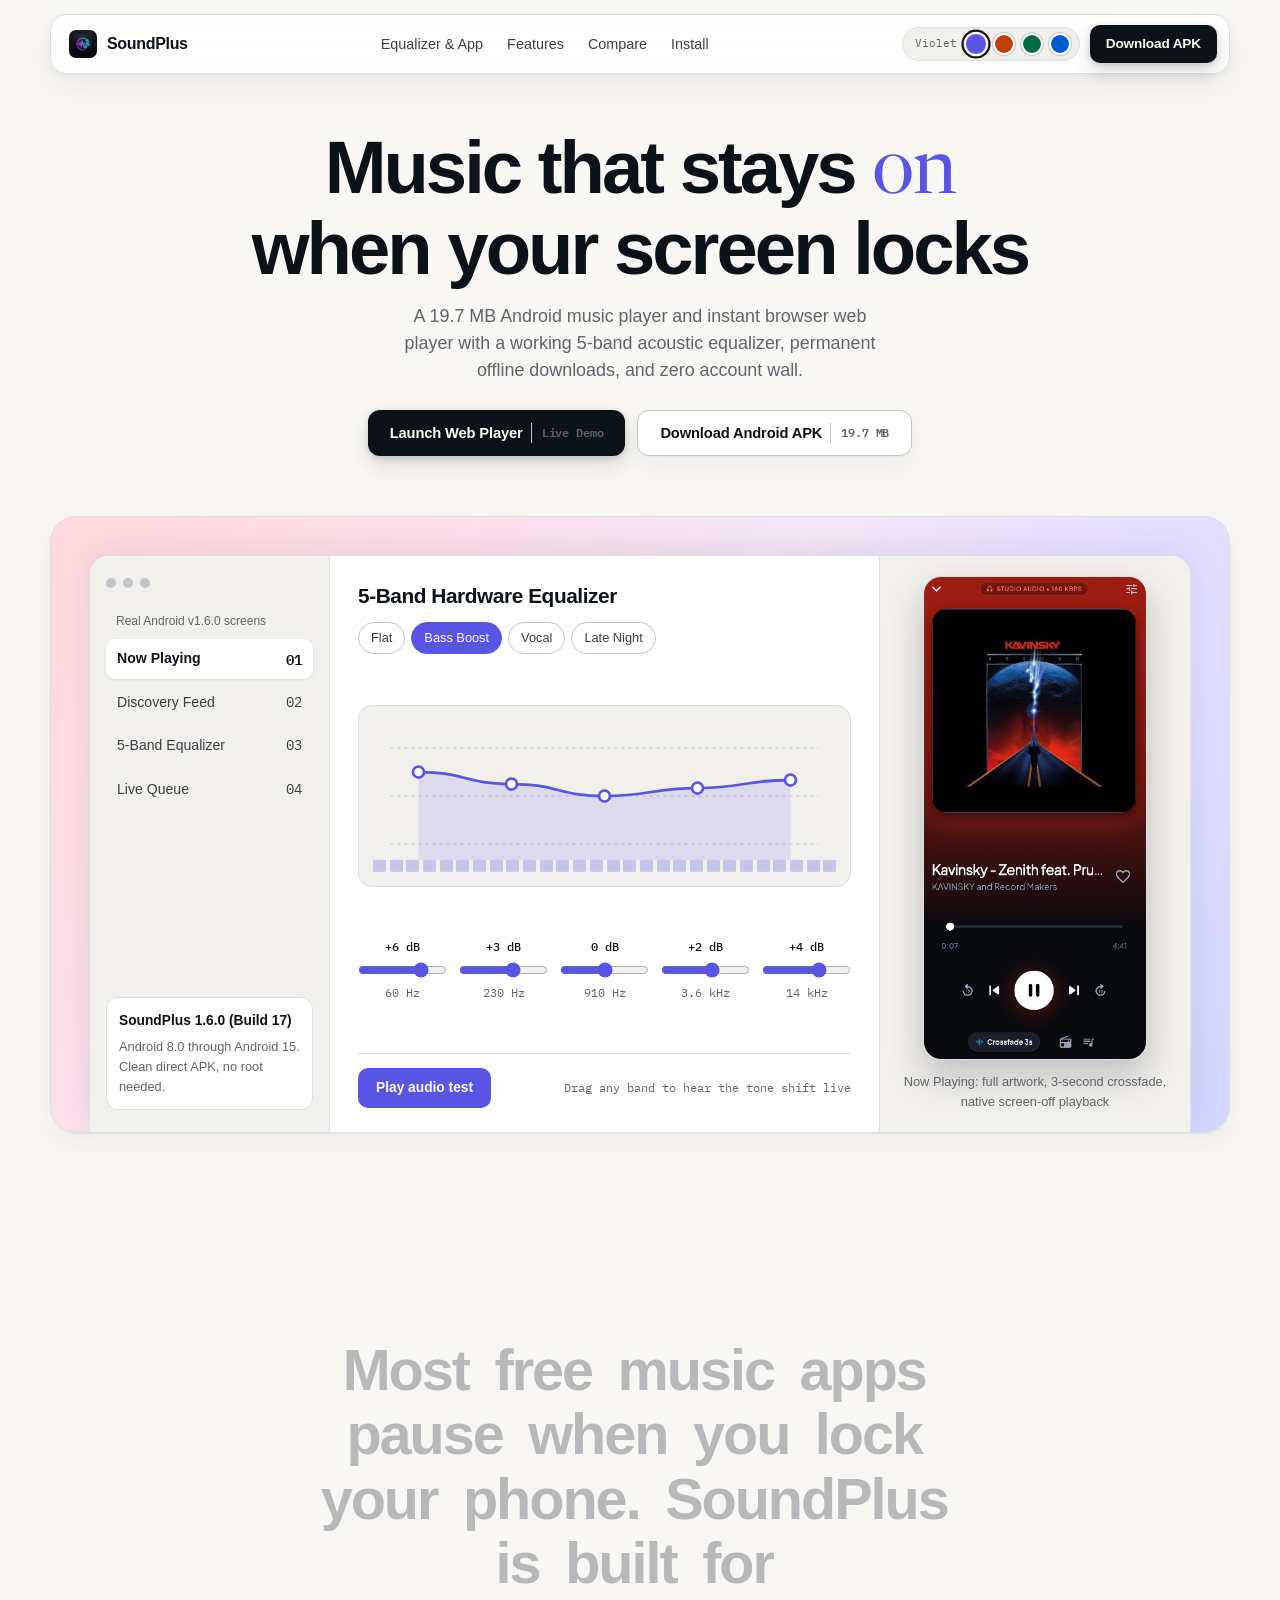
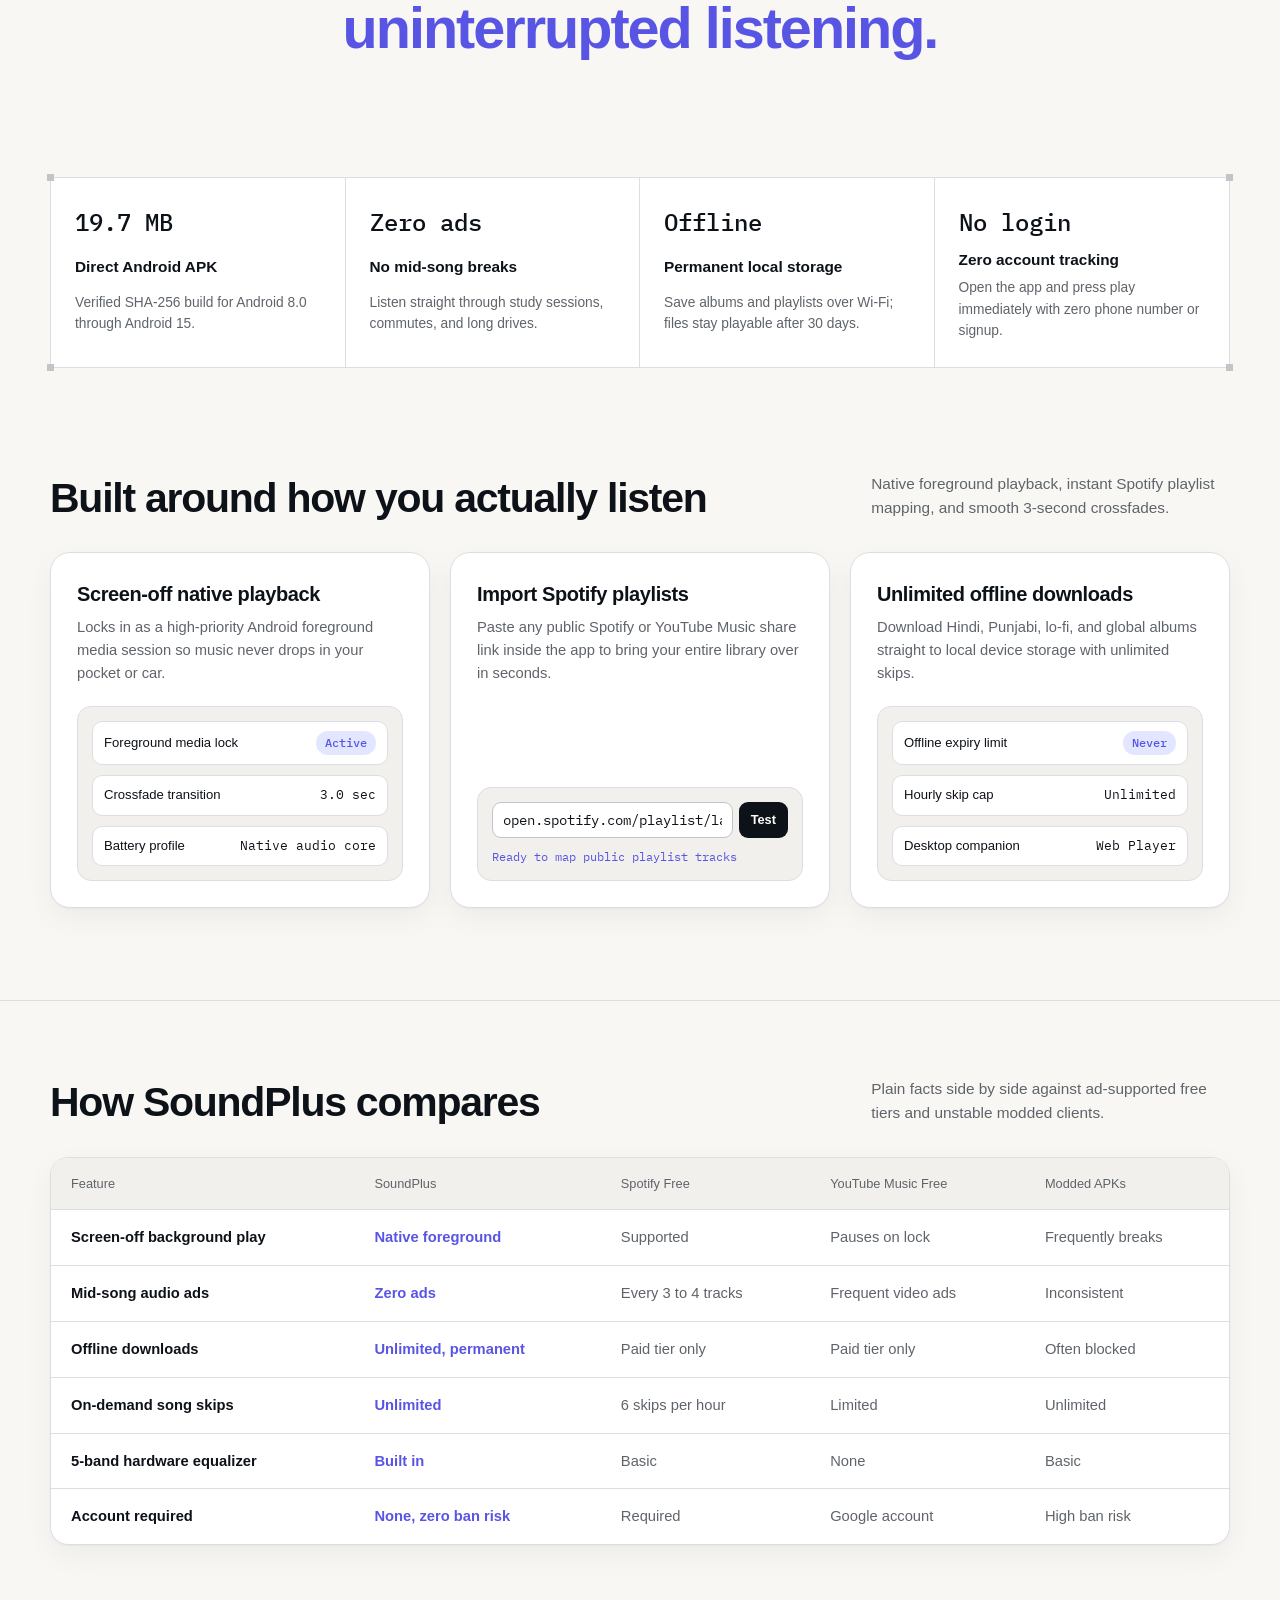
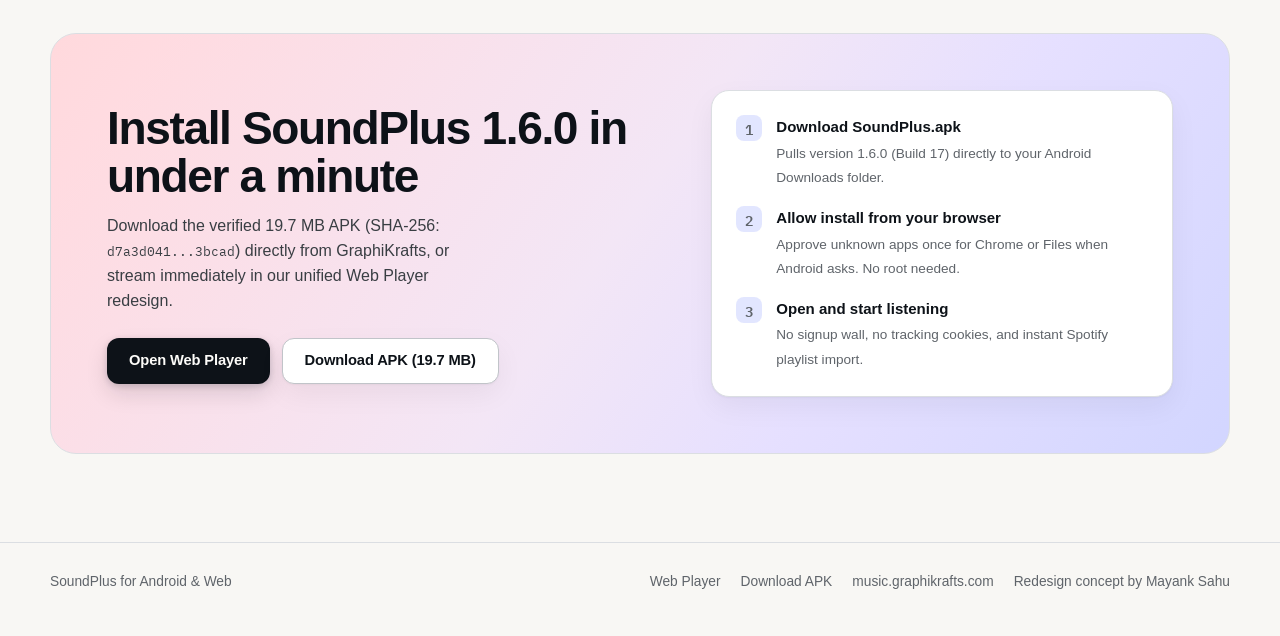
<file: soundplus/index.html>
<!doctype html>
<html lang="en">
<head>
  <meta charset="UTF-8" />
  <meta name="viewport" content="width=device-width, initial-scale=1.0" />
  <meta name="description" content="SoundPlus is an 18.5 MB native Android music player with screen-off background playback, a 5-band equalizer, permanent offline downloads, and zero mid-song ads." />
  <title>SoundPlus | Free Native Android Music Player &amp; Web Player</title>
  <link rel="preconnect" href="https://api.fontshare.com" />
  <link href="https://api.fontshare.com/v2/css?f[]=switzer@400,500,600,700&display=swap" rel="stylesheet" />
  <link rel="preconnect" href="https://fonts.googleapis.com" />
  <link rel="preconnect" href="https://fonts.gstatic.com" crossorigin />
  <link href="https://fonts.googleapis.com/css2?family=IBM+Plex+Mono:wght@400;500&family=Newsreader:wght@400;500&display=swap" rel="stylesheet" />
  <link rel="stylesheet" href="./page.css" />
</head>
<body>
  <div class="topbar-wrap">
    <header class="topbar">
      <a href="#top" class="brand">
        <img src="./assets/icon-512.png" alt="SoundPlus icon" />
        <span>SoundPlus</span>
      </a>
      <nav class="nav-links" aria-label="Primary">
        <a href="#stage">Equalizer &amp; App</a>
        <a href="#features">Features</a>
        <a href="#compare">Compare</a>
        <a href="#install">Install</a>
      </nav>
      <div class="bar-right">
        <div class="palette-widget" role="group" aria-label="Switch acoustic color theme">
          <span class="palette-label" id="palette-name">Violet</span>
          <button type="button" class="swatch-btn sw-violet" data-palette="violet" data-label="Violet" aria-label="Violet theme" aria-pressed="true"></button>
          <button type="button" class="swatch-btn sw-ember" data-palette="ember" data-label="Ember" aria-label="Ember theme" aria-pressed="false"></button>
          <button type="button" class="swatch-btn sw-sage" data-palette="sage" data-label="Sage" aria-label="Sage theme" aria-pressed="false"></button>
          <button type="button" class="swatch-btn sw-cobalt" data-palette="cobalt" data-label="Cobalt" aria-label="Cobalt theme" aria-pressed="false"></button>
        </div>
        <a href="https://music.graphikrafts.com/SoundPlus.apk" class="btn btn--dark btn--sm">Download APK</a>
      </div>
    </header>
  </div>

  <main id="top">
    <section class="hero">
      <div class="wrap hero-inner">
        <h1>Music that stays <span class="hero-accent">on</span> when your screen locks</h1>
        <p class="hero-sub">
          A 19.7 MB Android music player and instant browser web player with a working 5-band acoustic equalizer, permanent offline downloads, and zero account wall.
        </p>
        <div class="hero-ctas">
          <a href="./player/" class="btn btn--dark">
            <span>Launch Web Player</span>
            <span class="cta-meta">Live Demo</span>
          </a>
          <a href="https://music.graphikrafts.com/SoundPlus.apk" class="btn btn--light">
            <span>Download Android APK</span>
            <span class="cta-meta">19.7 MB</span>
          </a>
        </div>
      </div>
    </section>

    <section class="stage-section" id="stage" aria-label="Interactive SoundPlus app preview and equalizer">
      <div class="wrap">
        <div class="pastel-frame">
          <div class="app-window">
            <aside class="win-sidebar">
              <div>
                <div class="win-dots" aria-hidden="true"><span></span><span></span><span></span></div>
                <div class="side-group" role="group" aria-label="Switch Android app screen">
                  <div class="side-label">Real Android v1.6.0 screens</div>
                  <button type="button" class="side-btn" data-screen="player" aria-pressed="true"><span>Now Playing</span><span class="mono">01</span></button>
                  <button type="button" class="side-btn" data-screen="home" aria-pressed="false"><span>Discovery Feed</span><span class="mono">02</span></button>
                  <button type="button" class="side-btn" data-screen="equalizer" aria-pressed="false"><span>5-Band Equalizer</span><span class="mono">03</span></button>
                  <button type="button" class="side-btn" data-screen="queue" aria-pressed="false"><span>Live Queue</span><span class="mono">04</span></button>
                </div>
              </div>

              <div class="apk-pill-box">
                <strong>SoundPlus 1.6.0 (Build 17)</strong>
                <span>Android 8.0 through Android 15. Clean direct APK, no root needed.</span>
              </div>
            </aside>

            <div class="win-main">
              <div class="win-main-head">
                <h2>5-Band Hardware Equalizer</h2>
                <div class="preset-row" role="group" aria-label="Sound presets">
                  <button type="button" class="chip" data-preset="flat" aria-pressed="false">Flat</button>
                  <button type="button" class="chip" data-preset="bass" aria-pressed="true">Bass Boost</button>
                  <button type="button" class="chip" data-preset="vocal" aria-pressed="false">Vocal</button>
                  <button type="button" class="chip" data-preset="night" aria-pressed="false">Late Night</button>
                </div>
              </div>

              <div class="eq-canvas-box">
                <div class="eq-bars" id="eq-bars" aria-hidden="true"></div>
                <svg class="eq-svg" viewBox="0 0 460 152" role="img" aria-label="Interactive 5-band equalizer response curve">
                  <line class="eq-grid" x1="16" y1="28" x2="444" y2="28" />
                  <line class="eq-grid" x1="16" y1="76" x2="444" y2="76" />
                  <line class="eq-grid" x1="16" y1="124" x2="444" y2="124" />
                  <path id="eq-area" class="eq-area" d="" />
                  <path id="eq-path" class="eq-line" d="" />
                  <circle id="dot-0" class="eq-dot" cx="44" cy="76" r="5.5" />
                  <circle id="dot-1" class="eq-dot" cx="137" cy="76" r="5.5" />
                  <circle id="dot-2" class="eq-dot" cx="230" cy="76" r="5.5" />
                  <circle id="dot-3" class="eq-dot" cx="323" cy="76" r="5.5" />
                  <circle id="dot-4" class="eq-dot" cx="416" cy="76" r="5.5" />
                </svg>
              </div>

              <div class="eq-sliders">
                <div class="band-col">
                  <span class="band-db" id="db-0">+6 dB</span>
                  <input class="band-slider" type="range" min="-12" max="12" step="1" value="6" data-band="0" aria-label="60 Hz slider" />
                  <span class="band-hz">60 Hz</span>
                </div>
                <div class="band-col">
                  <span class="band-db" id="db-1">+3 dB</span>
                  <input class="band-slider" type="range" min="-12" max="12" step="1" value="3" data-band="1" aria-label="230 Hz slider" />
                  <span class="band-hz">230 Hz</span>
                </div>
                <div class="band-col">
                  <span class="band-db" id="db-2">0 dB</span>
                  <input class="band-slider" type="range" min="-12" max="12" step="1" value="0" data-band="2" aria-label="910 Hz slider" />
                  <span class="band-hz">910 Hz</span>
                </div>
                <div class="band-col">
                  <span class="band-db" id="db-3">+2 dB</span>
                  <input class="band-slider" type="range" min="-12" max="12" step="1" value="2" data-band="3" aria-label="3.6 kHz slider" />
                  <span class="band-hz">3.6 kHz</span>
                </div>
                <div class="band-col">
                  <span class="band-db" id="db-4">+4 dB</span>
                  <input class="band-slider" type="range" min="-12" max="12" step="1" value="4" data-band="4" aria-label="14 kHz slider" />
                  <span class="band-hz">14 kHz</span>
                </div>
              </div>

              <div class="eq-footer">
                <button type="button" class="play-btn" id="audio-toggle">Play audio test</button>
                <span class="mono" style="font-size: 0.78rem; color: var(--muted);" id="audio-note">Drag any band to hear the tone shift live</span>
              </div>
            </div>

            <div class="win-phone">
              <img id="phone-shot" class="phone-shot" src="./assets/player.png" alt="SoundPlus Android now playing screen" />
              <span class="phone-caption" id="phone-caption">Now Playing: full artwork, 3-second crossfade, native screen-off playback</span>
            </div>
          </div>
        </div>
      </div>
    </section>

    <section class="manifesto" id="manifesto">
      <div class="wrap">
        <p class="manifesto-text" id="manifesto-text">
          <span class="m-word">Most</span>
          <span class="m-word">free</span>
          <span class="m-word">music</span>
          <span class="m-word">apps</span>
          <span class="m-word">pause</span>
          <span class="m-word">when</span>
          <span class="m-word">you</span>
          <span class="m-word">lock</span>
          <span class="m-word">your</span>
          <span class="m-word">phone.</span>
          <span class="m-word">SoundPlus</span>
          <span class="m-word">is</span>
          <span class="m-word">built</span>
          <span class="m-word">for</span>
          <span class="m-highlight" id="m-highlight">uninterrupted listening.</span>
        </p>
      </div>
    </section>

    <section class="proof-grid-wrap">
      <div class="wrap">
        <div class="arch-frame reveal">
          <span class="arch-pin pin-tl" aria-hidden="true"></span>
          <span class="arch-pin pin-tr" aria-hidden="true"></span>
          <span class="arch-pin pin-bl" aria-hidden="true"></span>
          <span class="arch-pin pin-br" aria-hidden="true"></span>

          <div class="proof-cell">
            <span class="proof-num">19.7 MB</span>
            <span class="proof-title">Direct Android APK</span>
            <span class="proof-desc">Verified SHA-256 build for Android 8.0 through Android 15.</span>
          </div>
          <div class="proof-cell">
            <span class="proof-num">Zero ads</span>
            <span class="proof-title">No mid-song breaks</span>
            <span class="proof-desc">Listen straight through study sessions, commutes, and long drives.</span>
          </div>
          <div class="proof-cell">
            <span class="proof-num">Offline</span>
            <span class="proof-title">Permanent local storage</span>
            <span class="proof-desc">Save albums and playlists over Wi-Fi; files stay playable after 30 days.</span>
          </div>
          <div class="proof-cell">
            <span class="proof-num">No login</span>
            <span class="proof-title">Zero account tracking</span>
            <span class="proof-desc">Open the app and press play immediately with zero phone number or signup.</span>
          </div>
        </div>
      </div>
    </section>

    <section class="bento-sec" id="features">
      <div class="wrap">
        <div class="sec-head reveal">
          <h2>Built around how you actually listen</h2>
          <p>Native foreground playback, instant Spotify playlist mapping, and smooth 3-second crossfades.</p>
        </div>

        <div class="cards-3">
          <article class="f-card reveal">
            <div>
              <h3>Screen-off native playback</h3>
              <p>Locks in as a high-priority Android foreground media session so music never drops in your pocket or car.</p>
            </div>
            <div class="mini-ui">
              <div class="mini-row">
                <span>Foreground media lock</span>
                <span class="mini-pill">Active</span>
              </div>
              <div class="mini-row">
                <span>Crossfade transition</span>
                <span class="mono">3.0 sec</span>
              </div>
              <div class="mini-row">
                <span>Battery profile</span>
                <span class="mono">Native audio core</span>
              </div>
            </div>
          </article>

          <article class="f-card reveal">
            <div>
              <h3>Import Spotify playlists</h3>
              <p>Paste any public Spotify or YouTube Music share link inside the app to bring your entire library over in seconds.</p>
            </div>
            <div class="mini-ui">
              <form class="import-bar" id="import-form">
                <input type="text" id="import-input" value="open.spotify.com/playlist/late-night-drive" aria-label="Playlist share URL" />
                <button type="submit" class="import-go">Test</button>
              </form>
              <div class="import-result" id="import-result">Ready to map public playlist tracks</div>
            </div>
          </article>

          <article class="f-card reveal">
            <div>
              <h3>Unlimited offline downloads</h3>
              <p>Download Hindi, Punjabi, lo-fi, and global albums straight to local device storage with unlimited skips.</p>
            </div>
            <div class="mini-ui">
              <div class="mini-row">
                <span>Offline expiry limit</span>
                <span class="mini-pill">Never</span>
              </div>
              <div class="mini-row">
                <span>Hourly skip cap</span>
                <span class="mono">Unlimited</span>
              </div>
              <div class="mini-row">
                <span>Desktop companion</span>
                <span class="mono">Web Player</span>
              </div>
            </div>
          </article>
        </div>
      </div>
    </section>

    <section class="compare-sec" id="compare">
      <div class="wrap">
        <div class="sec-head reveal">
          <h2>How SoundPlus compares</h2>
          <p>Plain facts side by side against ad-supported free tiers and unstable modded clients.</p>
        </div>

        <div class="table-box reveal">
          <table class="compare-table">
            <thead>
              <tr>
                <th>Feature</th>
                <th>SoundPlus</th>
                <th>Spotify Free</th>
                <th>YouTube Music Free</th>
                <th>Modded APKs</th>
              </tr>
            </thead>
            <tbody>
              <tr>
                <td>Screen-off background play</td>
                <td>Native foreground</td>
                <td>Supported</td>
                <td>Pauses on lock</td>
                <td>Frequently breaks</td>
              </tr>
              <tr>
                <td>Mid-song audio ads</td>
                <td>Zero ads</td>
                <td>Every 3 to 4 tracks</td>
                <td>Frequent video ads</td>
                <td>Inconsistent</td>
              </tr>
              <tr>
                <td>Offline downloads</td>
                <td>Unlimited, permanent</td>
                <td>Paid tier only</td>
                <td>Paid tier only</td>
                <td>Often blocked</td>
              </tr>
              <tr>
                <td>On-demand song skips</td>
                <td>Unlimited</td>
                <td>6 skips per hour</td>
                <td>Limited</td>
                <td>Unlimited</td>
              </tr>
              <tr>
                <td>5-band hardware equalizer</td>
                <td>Built in</td>
                <td>Basic</td>
                <td>None</td>
                <td>Basic</td>
              </tr>
              <tr>
                <td>Account required</td>
                <td>None, zero ban risk</td>
                <td>Required</td>
                <td>Google account</td>
                <td>High ban risk</td>
              </tr>
            </tbody>
          </table>
        </div>
      </div>
    </section>

    <section class="install-sec" id="install">
      <div class="wrap">
        <div class="install-card reveal">
          <div>
            <h2>Install SoundPlus 1.6.0 in under a minute</h2>
            <p>Download the verified 19.7 MB APK (SHA-256: <code class="mono" style="font-size:0.82em;">d7a3d041...3bcad</code>) directly from GraphiKrafts, or stream immediately in our unified Web Player redesign.</p>
            <div style="display: flex; flex-wrap: wrap; gap: 12px;">
              <a href="./player/" class="btn btn--dark">Open Web Player</a>
              <a href="https://music.graphikrafts.com/SoundPlus.apk" class="btn btn--light">Download APK (19.7 MB)</a>
            </div>
          </div>

          <ol class="steps-card">
            <li>
              <span class="step-num">1</span>
              <div>
                <strong>Download SoundPlus.apk</strong>
                <span>Pulls version 1.6.0 (Build 17) directly to your Android Downloads folder.</span>
              </div>
            </li>
            <li>
              <span class="step-num">2</span>
              <div>
                <strong>Allow install from your browser</strong>
                <span>Approve unknown apps once for Chrome or Files when Android asks. No root needed.</span>
              </div>
            </li>
            <li>
              <span class="step-num">3</span>
              <div>
                <strong>Open and start listening</strong>
                <span>No signup wall, no tracking cookies, and instant Spotify playlist import.</span>
              </div>
            </li>
          </ol>
        </div>
      </div>
    </section>
  </main>

  <footer>
    <div class="wrap footer-inner">
      <span>SoundPlus for Android &amp; Web</span>
      <div class="footer-links">
        <a href="./player/">Web Player</a>
        <a href="https://music.graphikrafts.com/SoundPlus.apk">Download APK</a>
        <a href="https://music.graphikrafts.com/" target="_blank" rel="noopener">music.graphikrafts.com</a>
        <a href="https://mayanksahu.dev/" target="_blank" rel="noopener">Redesign concept by Mayank Sahu</a>
      </div>
    </div>
  </footer>

  <script>
    const reduced = window.matchMedia("(prefers-reduced-motion: reduce)").matches;
    if (!reduced) document.documentElement.classList.add("js-ready");

    // 1. Silky Eased Smooth Anchor Scroll
    let scrollRaf = null;
    function smoothScrollTo(targetY, duration = 740) {
      cancelAnimationFrame(scrollRaf);
      if (reduced) { window.scrollTo({ top: targetY, behavior: "instant" }); return; }
      const startY = window.scrollY;
      const dist = targetY - startY;
      let start = null;
      const easeOutExpo = (t) => (t === 1 ? 1 : 1 - Math.pow(2, -10 * t));
      function step(ts) {
        if (!start) start = ts;
        const p = Math.min(1, (ts - start) / duration);
        window.scrollTo({ top: startY + dist * easeOutExpo(p), behavior: "instant" });
        if (p < 1) scrollRaf = requestAnimationFrame(step);
      }
      scrollRaf = requestAnimationFrame(step);
    }

    document.querySelectorAll('a[href^="#"]').forEach((link) => {
      link.addEventListener("click", (e) => {
        const id = link.getAttribute("href");
        if (!id || id === "#") return;
        const el = document.querySelector(id);
        if (!el) return;
        e.preventDefault();
        const offset = id === "#top" ? 0 : el.getBoundingClientRect().top + window.scrollY - 92;
        smoothScrollTo(Math.max(0, offset));
      });
    });

    // 2. Smooth Circular-Wave Light Acoustic Palette Switcher
    const paletteBtns = Array.from(document.querySelectorAll(".swatch-btn"));
    const paletteName = document.getElementById("palette-name");

    function applyPalette(pal, label) {
      if (pal === "violet") document.documentElement.removeAttribute("data-palette");
      else document.documentElement.setAttribute("data-palette", pal);
      paletteName.textContent = label;
      paletteBtns.forEach((b) => b.setAttribute("aria-pressed", String(b.dataset.palette === pal)));
      try { localStorage.setItem("sp_palette", pal); } catch (_) {}
    }

    try {
      const savedPal = localStorage.getItem("sp_palette");
      if (savedPal) {
        const b = paletteBtns.find((x) => x.dataset.palette === savedPal);
        if (b) applyPalette(b.dataset.palette, b.dataset.label);
      }
    } catch (_) {}

    paletteBtns.forEach((btn) => {
      btn.addEventListener("click", (e) => {
        const pal = btn.dataset.palette;
        const label = btn.dataset.label;
        const rect = btn.getBoundingClientRect();
        document.documentElement.style.setProperty("--vt-x", `${Math.round(rect.left + rect.width / 2)}px`);
        document.documentElement.style.setProperty("--vt-y", `${Math.round(rect.top + rect.height / 2)}px`);

        if (document.startViewTransition && !reduced) {
          document.startViewTransition(() => applyPalette(pal, label));
        } else {
          applyPalette(pal, label);
        }
      });
    });

    // 3. Scroll-Linked Word-by-Word Manifesto Illumination (orchalabs.dev inspiration)
    const mWords = Array.from(document.querySelectorAll(".m-word"));
    const mSection = document.getElementById("manifesto");
    const mHighlight = document.getElementById("m-highlight");

    function updateManifesto() {
      if (reduced) {
        mWords.forEach((w) => w.classList.add("is-lit"));
        mHighlight.classList.add("is-underlined");
        return;
      }
      const rect = mSection.getBoundingClientRect();
      const progress = Math.max(0, Math.min(1, (window.innerHeight * 0.78 - rect.top) / (rect.height * 0.72)));
      const litCount = Math.floor(progress * (mWords.length + 2));
      mWords.forEach((w, idx) => w.classList.toggle("is-lit", idx < litCount));
      mHighlight.classList.toggle("is-underlined", progress > 0.72);
    }

    window.addEventListener("scroll", updateManifesto, { passive: true });
    updateManifesto();

    // 4. Scroll Reveal Observer
    const io = new IntersectionObserver((entries) => {
      entries.forEach((en) => {
        if (en.isIntersecting) { en.target.classList.add("is-in"); io.unobserve(en.target); }
      });
    }, { threshold: 0.14 });
    document.querySelectorAll(".reveal").forEach((el) => io.observe(el));

    // 5. Real Android Screen Switcher inside Pastel App Stage
    const SCREENS = {
      player: { src: "./assets/player.png", cap: "Now Playing: full artwork, 3-second crossfade, native screen-off playback" },
      home: { src: "./assets/home.png", cap: "Discovery Feed: Hindi and global charts with instant one-tap playback" },
      equalizer: { src: "./assets/equalizer.png", cap: "5-Band Hardware Equalizer: 60 Hz to 14 kHz acoustic tuning and bass boost" },
      queue: { src: "./assets/queue.png", cap: "Live Queue: drag-and-drop track order and infinite dynamic radio" }
    };

    const shotEl = document.getElementById("phone-shot");
    const capEl = document.getElementById("phone-caption");
    document.querySelectorAll(".side-btn").forEach((btn) => {
      btn.addEventListener("click", () => {
        document.querySelectorAll(".side-btn").forEach((b) => b.setAttribute("aria-pressed", String(b === btn)));
        const s = SCREENS[btn.dataset.screen];
        shotEl.classList.add("is-swapping");
        setTimeout(() => {
          shotEl.src = s.src;
          shotEl.alt = s.cap;
          capEl.textContent = s.cap;
          shotEl.classList.remove("is-swapping");
        }, 160);
      });
    });

    // 6. Interactive 5-Band Equalizer + Live Spectrum Audio Test
    const barsWrap = document.getElementById("eq-bars");
    const barEls = Array.from({ length: 28 }, () => {
      const s = document.createElement("span");
      s.className = "eq-bar";
      barsWrap.appendChild(s);
      return s;
    });

    const PRESETS = {
      flat: [0, 0, 0, 0, 0],
      bass: [6, 3, 0, 2, 4],
      vocal: [-2, 1, 5, 4, 1],
      night: [4, 2, -1, -3, -4]
    };
    const FREQS = [60, 230, 910, 3600, 14000];
    const XS = [44, 137, 230, 323, 416];
    const gains = [...PRESETS.bass];
    const sliders = Array.from(document.querySelectorAll(".band-slider"));
    const chips = Array.from(document.querySelectorAll(".chip"));

    let audioCtx = null, filters = [], analyser = null, freqData = null, loopTimer = null, rafId = null, playing = false;

    function dbToY(db) { return 76 - (db / 12) * 48; }

    function drawCurve() {
      const pts = gains.map((g, i) => [XS[i], dbToY(g)]);
      let d = `M ${pts[0][0]} ${pts[0][1]}`;
      for (let i = 0; i < pts.length - 1; i++) {
        const mx = (pts[i][0] + pts[i + 1][0]) / 2;
        d += ` C ${mx} ${pts[i][1]}, ${mx} ${pts[i + 1][1]}, ${pts[i + 1][0]} ${pts[i + 1][1]}`;
      }
      document.getElementById("eq-path").setAttribute("d", d);
      document.getElementById("eq-area").setAttribute("d", `${d} L ${pts[4][0]} 140 L ${pts[0][0]} 140 Z`);
      pts.forEach(([x, y], i) => {
        document.getElementById(`dot-${i}`).setAttribute("cy", String(y));
        document.getElementById(`db-${i}`).textContent = `${gains[i] > 0 ? "+" : ""}${gains[i]} dB`;
        sliders[i].value = String(gains[i]);
        if (filters[i]) filters[i].gain.value = gains[i];
      });
    }

    function animateBars() {
      if (!playing || !analyser) {
        barEls.forEach((b) => { b.style.transform = "scaleY(0.08)"; });
        return;
      }
      analyser.getByteFrequencyData(freqData);
      for (let i = 0; i < barEls.length; i++) {
        const bin = Math.min(freqData.length - 1, i * 2 + 1);
        const norm = Math.max(0.08, freqData[bin] / 255);
        barEls[i].style.transform = `scaleY(${norm.toFixed(2)})`;
      }
      rafId = requestAnimationFrame(animateBars);
    }

    sliders.forEach((s) => {
      s.addEventListener("input", () => {
        gains[Number(s.dataset.band)] = Number(s.value);
        chips.forEach((c) => c.setAttribute("aria-pressed", "false"));
        drawCurve();
      });
    });

    chips.forEach((c) => {
      c.addEventListener("click", () => {
        chips.forEach((x) => x.setAttribute("aria-pressed", String(x === c)));
        PRESETS[c.dataset.preset].forEach((v, i) => { gains[i] = v; });
        drawCurve();
      });
    });

    function playStep(step) {
      if (!audioCtx || !filters.length) return;
      const now = audioCtx.currentTime;
      const notes = [110, 130.81, 164.81, 196.0, 220, 164.81, 146.83, 196.0];
      const f = notes[step % notes.length];
      const o1 = audioCtx.createOscillator(), o2 = audioCtx.createOscillator(), env = audioCtx.createGain();
      o1.type = "triangle"; o2.type = "sawtooth";
      o1.frequency.setValueAtTime(f, now);
      o2.frequency.setValueAtTime(f * 2, now);
      env.gain.setValueAtTime(0.0001, now);
      env.gain.exponentialRampToValueAtTime(0.14, now + 0.02);
      env.gain.exponentialRampToValueAtTime(0.0001, now + 0.36);
      o1.connect(env); o2.connect(env); env.connect(filters[0]);
      o1.start(now); o2.start(now); o1.stop(now + 0.38); o2.stop(now + 0.38);
    }

    const audioBtn = document.getElementById("audio-toggle");
    const audioNote = document.getElementById("audio-note");
    audioBtn.addEventListener("click", () => {
      if (!playing) {
        if (!audioCtx) {
          const AC = window.AudioContext || window.webkitAudioContext;
          audioCtx = new AC();
          filters = FREQS.map((f, i) => {
            const bq = audioCtx.createBiquadFilter();
            bq.type = i === 0 ? "lowshelf" : i === 4 ? "highshelf" : "peaking";
            bq.frequency.value = f; bq.Q.value = 1.1; bq.gain.value = gains[i];
            return bq;
          });
          analyser = audioCtx.createAnalyser();
          analyser.fftSize = 128;
          freqData = new Uint8Array(analyser.frequencyBinCount);
          for (let i = 0; i < filters.length - 1; i++) filters[i].connect(filters[i + 1]);
          filters[filters.length - 1].connect(analyser);
          analyser.connect(audioCtx.destination);
        }
        if (audioCtx.state === "suspended") audioCtx.resume();
        playing = true;
        let step = 0;
        playStep(step++);
        loopTimer = setInterval(() => playStep(step++), 420);
        if (!reduced) animateBars();
        audioBtn.textContent = "Stop audio test";
        audioNote.textContent = "Playing live through the 5-band equalizer";
      } else {
        playing = false;
        clearInterval(loopTimer);
        cancelAnimationFrame(rafId);
        barEls.forEach((b) => { b.style.transform = "scaleY(0.08)"; });
        audioBtn.textContent = "Play audio test";
        audioNote.textContent = "Drag any band to hear the tone shift live";
      }
    });

    // 7. Interactive Playlist Import Preview
    document.getElementById("import-form").addEventListener("submit", (e) => {
      e.preventDefault();
      const val = document.getElementById("import-input").value.trim();
      const out = document.getElementById("import-result");
      out.textContent = val ? "Mapped 42 public tracks ready for SoundPlus import" : "Paste any public Spotify or YouTube Music playlist URL";
    });

    drawCurve();
  </script>
</body>
</html>
</file>
<file: soundplus/page.css>
/* SoundPlus Redesign - Reference-informed craft (freedisk.space + orchalabs.dev + helicon.sh) */
@import url("./tokens.css");

*, *::before, *::after { box-sizing: border-box; margin: 0; padding: 0; }

html {
  overflow-x: clip;
  background: var(--paper);
  color: var(--ink);
  font-family: var(--font-sans);
  -webkit-font-smoothing: antialiased;
  -webkit-tap-highlight-color: transparent;
}

body {
  min-height: 100dvh;
  overflow-x: clip;
  line-height: 1.55;
  background: var(--paper);
  color: var(--ink);
  transition: background-color 260ms var(--ease-out), color 260ms var(--ease-out);
}

img { display: block; max-width: 100%; }
a { color: inherit; text-decoration: none; }

button {
  font: inherit;
  color: inherit;
  background: none;
  border: 0;
  cursor: pointer;
  touch-action: manipulation;
  transition: transform 150ms var(--ease-out), background-color 180ms ease, border-color 180ms ease, color 180ms ease, box-shadow 180ms ease;
}

button:active { transform: scale(0.97); }
button:focus-visible, a:focus-visible, input:focus-visible {
  outline: 2px solid var(--accent);
  outline-offset: 2px;
}

.mono { font-family: var(--font-mono); font-variant-numeric: tabular-nums; }
.wrap { width: min(1180px, 100% - 40px); margin-inline: auto; }
section[id] { scroll-margin-top: 96px; }

/* Floating Luminous Bar (freedisk.space / orchalabs.dev style) */
.topbar-wrap {
  position: sticky;
  top: 14px;
  z-index: 60;
  padding-inline: 20px;
}

.topbar {
  max-width: 1180px;
  margin-inline: auto;
  height: 60px;
  padding: 0 12px 0 18px;
  border-radius: 16px;
  background: color-mix(in oklab, var(--surface) 88%, transparent);
  backdrop-filter: blur(14px);
  border: 1px solid var(--line);
  box-shadow: var(--shadow-bar);
  display: flex;
  justify-content: space-between;
  align-items: center;
  gap: 16px;
}

.brand {
  display: inline-flex;
  align-items: center;
  gap: 10px;
  font-weight: 600;
  font-size: 1rem;
  letter-spacing: -0.02em;
}

.brand img {
  width: 28px;
  height: 28px;
  border-radius: 7px;
}

.nav-links {
  display: flex;
  align-items: center;
  gap: 24px;
  font-size: 0.9rem;
  color: var(--ink-2);
}

.nav-links a {
  position: relative;
  padding-block: 4px;
}

.nav-links a::after {
  content: "";
  position: absolute;
  left: 0;
  right: 0;
  bottom: 0;
  height: 1.5px;
  background: var(--accent);
  transform: scaleX(0);
  transform-origin: left;
  transition: transform 220ms var(--ease-out);
}

@media (hover: hover) {
  .nav-links a:hover { color: var(--ink); }
  .nav-links a:hover::after { transform: scaleX(1); }
}

.bar-right {
  display: flex;
  align-items: center;
  gap: 10px;
}

/* Smooth Acoustic Palette Switcher Widget (Strictly Light Mode) */
.palette-widget {
  display: inline-flex;
  align-items: center;
  gap: 6px;
  padding: 5px 8px;
  border-radius: 999px;
  border: 1px solid var(--line);
  background: var(--surface-muted);
}

.palette-label {
  font-family: var(--font-mono);
  font-size: 0.7rem;
  color: var(--muted);
  padding-inline: 4px 2px;
}

.swatch-btn {
  width: 22px;
  height: 22px;
  border-radius: 50%;
  border: 2px solid var(--surface);
  box-shadow: 0 0 0 1px var(--line-strong);
  position: relative;
  transition: transform 200ms var(--ease-out), box-shadow 200ms var(--ease-out);
}

@media (hover: hover) {
  .swatch-btn:hover { transform: scale(1.14); }
}

.swatch-btn[aria-pressed="true"] {
  transform: scale(1.12);
  box-shadow: 0 0 0 2px var(--ink);
}

.sw-violet { background: oklch(54% 0.21 278); }
.sw-ember { background: oklch(55% 0.175 38); }
.sw-sage { background: oklch(46% 0.125 162); }
.sw-cobalt { background: oklch(50% 0.19 258); }

/* Circular View Transition & Fallback Ripple Effect */
::view-transition-old(root),
::view-transition-new(root) {
  animation: none;
  mix-blend-mode: normal;
}

::view-transition-new(root) {
  animation: palette-expand 580ms var(--ease-out) both;
}

@keyframes palette-expand {
  from { clip-path: circle(0px at var(--vt-x, 78%) var(--vt-y, 44px)); }
  to { clip-path: circle(150vmax at var(--vt-x, 78%) var(--vt-y, 44px)); }
}

.btn {
  display: inline-flex;
  align-items: center;
  justify-content: center;
  gap: 8px;
  height: 46px;
  padding: 0 22px;
  border-radius: 12px;
  font-size: 0.92rem;
  font-weight: 600;
  letter-spacing: -0.01em;
}

.btn--sm {
  height: 38px;
  padding: 0 16px;
  border-radius: 10px;
  font-size: 0.85rem;
}

.btn--dark {
  background: var(--btn-dark);
  color: var(--btn-dark-ink);
  box-shadow: var(--shadow-btn);
}

@media (hover: hover) {
  .btn--dark:hover { transform: translateY(-1px); filter: brightness(1.06); }
}

.btn--light {
  background: var(--surface);
  color: var(--ink);
  border: 1px solid var(--line-strong);
  box-shadow: var(--shadow-card);
}

@media (hover: hover) {
  .btn--light:hover { transform: translateY(-1px); border-color: var(--ink); }
}

/* Centered Monumental Hero (freedisk.space rhythm) */
.hero {
  padding: clamp(56px, 8vh, 88px) 0 40px;
  text-align: center;
}

.hero-inner {
  max-width: 780px;
  margin-inline: auto;
  display: grid;
  justify-items: center;
  gap: 18px;
}

.hero h1 {
  font-size: clamp(2.9rem, 5.8vw, 5.1rem);
  font-weight: 600;
  line-height: 0.98;
  letter-spacing: -0.04em;
  color: var(--ink);
  text-wrap: balance;
}

.hero-accent {
  font-family: var(--font-serif);
  font-weight: 400;
  color: var(--accent);
  letter-spacing: -0.02em;
}

.hero-sub {
  font-size: clamp(1.05rem, 1.4vw, 1.2rem);
  color: var(--muted);
  max-width: 48ch;
  line-height: 1.5;
}

.hero-ctas {
  display: flex;
  flex-wrap: wrap;
  justify-content: center;
  gap: 12px;
  margin-top: 8px;
}

.cta-meta {
  font-family: var(--font-mono);
  font-size: 0.78rem;
  color: var(--muted);
  padding-left: 10px;
  border-left: 1px solid var(--line-strong);
}

/* Pastel-Framed Interactive Product Stage (freedisk.space signature) */
.stage-section {
  padding: 20px 0 88px;
}

.pastel-frame {
  border-radius: 26px;
  padding: clamp(18px, 3vw, 38px) clamp(18px, 3vw, 38px) 0;
  background: var(--stage-grad);
  border: 1px solid var(--line);
  overflow: hidden;
  box-shadow: var(--shadow-card);
}

.app-window {
  background: var(--surface);
  border-radius: 20px 20px 0 0;
  border: 1px solid var(--line);
  border-bottom: 0;
  box-shadow: 0 -6px 36px oklch(18% 0.02 275 / 0.08);
  display: grid;
  grid-template-columns: 240px minmax(0, 1fr) 310px;
  min-height: 520px;
  overflow: hidden;
}

.win-sidebar {
  background: var(--surface-muted);
  border-right: 1px solid var(--line);
  padding: 22px 16px;
  display: flex;
  flex-direction: column;
  justify-content: space-between;
  gap: 20px;
}

.win-dots {
  display: flex;
  gap: 7px;
  margin-bottom: 18px;
}

.win-dots span {
  width: 10px;
  height: 10px;
  border-radius: 50%;
  background: var(--line-strong);
}

.side-group { display: grid; gap: 4px; }

.side-label {
  font-size: 0.75rem;
  font-weight: 500;
  color: var(--muted);
  padding: 6px 10px 4px;
}

.side-btn {
  width: 100%;
  text-align: left;
  padding: 9px 11px;
  border-radius: 9px;
  font-size: 0.88rem;
  color: var(--ink-2);
  display: flex;
  justify-content: space-between;
  align-items: center;
}

.side-btn[aria-pressed="true"] {
  background: var(--surface);
  color: var(--ink);
  font-weight: 600;
  box-shadow: 0 1px 3px oklch(18% 0.015 255 / 0.08);
}

.apk-pill-box {
  padding: 12px;
  border-radius: 12px;
  background: var(--surface);
  border: 1px solid var(--line);
  display: grid;
  gap: 6px;
  font-size: 0.8rem;
  color: var(--muted);
}

.apk-pill-box strong { color: var(--ink); font-size: 0.86rem; }

/* Center Interactive 5-Band Hardware Equalizer + Live Spectrum */
.win-main {
  padding: 24px 28px;
  display: flex;
  flex-direction: column;
  justify-content: space-between;
  gap: 20px;
  border-right: 1px solid var(--line);
  min-width: 0;
}

.win-main-head {
  display: flex;
  justify-content: space-between;
  align-items: center;
  flex-wrap: wrap;
  gap: 10px;
}

.win-main-head h2 {
  font-size: 1.3rem;
  font-weight: 600;
  letter-spacing: -0.02em;
}

.preset-row {
  display: flex;
  flex-wrap: wrap;
  gap: 6px;
}

.chip {
  height: 32px;
  padding: 0 12px;
  border-radius: 999px;
  border: 1px solid var(--line-strong);
  background: var(--surface);
  font-size: 0.8rem;
  color: var(--ink-2);
}

.chip[aria-pressed="true"] {
  background: var(--accent);
  border-color: var(--accent);
  color: var(--accent-ink);
  font-weight: 500;
}

.eq-canvas-box {
  position: relative;
  border-radius: 14px;
  border: 1px solid var(--line);
  background: var(--surface-muted);
  padding: 14px;
  overflow: hidden;
}

.eq-bars {
  position: absolute;
  inset: 14px;
  display: grid;
  grid-template-columns: repeat(28, minmax(0, 1fr));
  align-items: end;
  gap: 4px;
  opacity: 0.28;
  pointer-events: none;
}

.eq-bar {
  height: 100%;
  border-radius: 999px;
  background: var(--accent);
  transform-origin: bottom center;
  transform: scaleY(0.08);
  transition: transform 90ms linear;
}

.eq-svg {
  position: relative;
  z-index: 2;
  width: 100%;
  height: 152px;
  display: block;
}

.eq-grid { stroke: var(--line-strong); stroke-width: 1; stroke-dasharray: 3 4; }
.eq-area { fill: var(--accent); opacity: 0.14; }
.eq-line { fill: none; stroke: var(--accent); stroke-width: 2.75; stroke-linecap: round; stroke-linejoin: round; }
.eq-dot { fill: var(--surface); stroke: var(--accent); stroke-width: 2.75; }

.eq-sliders {
  display: grid;
  grid-template-columns: repeat(5, minmax(0, 1fr));
  gap: 12px;
}

.band-col {
  display: grid;
  justify-items: center;
  gap: 6px;
}

.band-db {
  font-family: var(--font-mono);
  font-size: 0.78rem;
  font-weight: 500;
  color: var(--ink);
}

.band-slider {
  width: 100%;
  accent-color: var(--accent);
  cursor: pointer;
}

.band-hz {
  font-family: var(--font-mono);
  font-size: 0.74rem;
  color: var(--muted);
}

.eq-footer {
  display: flex;
  justify-content: space-between;
  align-items: center;
  flex-wrap: wrap;
  gap: 12px;
  padding-top: 14px;
  border-top: 1px solid var(--line);
}

.play-btn {
  height: 40px;
  padding: 0 18px;
  border-radius: 10px;
  background: var(--accent);
  color: var(--accent-ink);
  font-size: 0.86rem;
  font-weight: 600;
}

@media (hover: hover) {
  .play-btn:hover { filter: brightness(1.06); }
}

/* Right Column: Real Android App Preview inside the Stage */
.win-phone {
  padding: 20px;
  background: var(--surface-muted);
  display: flex;
  flex-direction: column;
  align-items: center;
  justify-content: center;
  gap: 12px;
}

.phone-shot {
  width: 224px;
  border-radius: 18px;
  box-shadow: 0 16px 38px oklch(15% 0.02 275 / 0.22);
  border: 1px solid var(--line);
  transition: opacity 260ms var(--ease-out), transform 360ms var(--ease-out);
}

.phone-shot.is-swapping {
  opacity: 0;
  transform: translate3d(0, 12px, 0) scale(0.97);
}

.phone-caption {
  font-size: 0.8rem;
  color: var(--muted);
  text-align: center;
}

/* Scroll-Illuminating Manifesto Band (orchalabs.dev signature) */
.manifesto {
  padding: clamp(88px, 13vh, 148px) 0;
  text-align: center;
}

.manifesto-text {
  max-width: 22ch;
  margin-inline: auto;
  font-size: clamp(2.1rem, 4.5vw, 3.85rem);
  font-weight: 600;
  line-height: 1.12;
  letter-spacing: -0.035em;
}

.m-word {
  display: inline-block;
  color: var(--muted);
  opacity: 0.42;
  transition: color 360ms var(--ease-out), opacity 360ms var(--ease-out);
  margin-right: 0.2em;
}

.m-word.is-lit {
  color: var(--ink);
  opacity: 1;
}

.m-highlight {
  position: relative;
  color: var(--accent);
  opacity: 1;
  display: inline-block;
}

.m-highlight::after {
  content: "";
  position: absolute;
  left: 0;
  right: 0;
  bottom: -4px;
  height: 4px;
  border-radius: 999px;
  background: var(--accent);
  transform-origin: left;
  transform: scaleX(0);
  transition: transform 760ms var(--ease-out);
}

.m-highlight.is-underlined::after {
  transform: scaleX(1);
}

/* Architectural 4-Column Proof Strip with Corner Registration Marks (helicon.sh signature) */
.proof-grid-wrap {
  padding-bottom: 84px;
}

.arch-frame {
  position: relative;
  background: var(--surface);
  border: 1px solid var(--line);
  display: grid;
  grid-template-columns: repeat(4, minmax(0, 1fr));
}

.arch-pin {
  position: absolute;
  width: 7px;
  height: 7px;
  background: var(--line-strong);
  pointer-events: none;
}

.pin-tl { top: -4px; left: -4px; }
.pin-tr { top: -4px; right: -4px; }
.pin-bl { bottom: -4px; left: -4px; }
.pin-br { bottom: -4px; right: -4px; }

.proof-cell {
  padding: 26px 24px;
  border-right: 1px solid var(--line);
  display: grid;
  gap: 6px;
}

.proof-cell:last-child { border-right: 0; }
.proof-num { font-family: var(--font-mono); font-size: 1.5rem; font-weight: 500; color: var(--ink); }
.proof-title { font-size: 0.96rem; font-weight: 600; color: var(--ink); }
.proof-desc { font-size: 0.86rem; color: var(--muted); }

/* 3 Interactive Feature Cards (freedisk.space card craft) */
.bento-sec {
  padding: 20px 0 92px;
}

.sec-head {
  display: flex;
  justify-content: space-between;
  align-items: flex-end;
  flex-wrap: wrap;
  gap: 16px;
  margin-bottom: 32px;
}

.sec-head h2 {
  font-size: clamp(1.9rem, 3.2vw, 2.75rem);
  font-weight: 600;
  letter-spacing: -0.03em;
  line-height: 1.06;
}

.sec-head p {
  max-width: 42ch;
  color: var(--muted);
  font-size: 0.96rem;
}

.cards-3 {
  display: grid;
  grid-template-columns: repeat(3, minmax(0, 1fr));
  gap: 20px;
}

.f-card {
  background: var(--surface);
  border: 1px solid var(--line);
  border-radius: 20px;
  padding: 26px;
  box-shadow: var(--shadow-card);
  display: flex;
  flex-direction: column;
  justify-content: space-between;
  gap: 22px;
  transition: transform 240ms var(--ease-out), border-color 240ms ease;
}

@media (hover: hover) {
  .f-card:hover { transform: translateY(-3px); border-color: var(--line-strong); }
}

.f-card h3 {
  font-size: 1.25rem;
  font-weight: 600;
  letter-spacing: -0.02em;
  margin-bottom: 6px;
}

.f-card p {
  font-size: 0.92rem;
  color: var(--muted);
}

.mini-ui {
  background: var(--surface-muted);
  border: 1px solid var(--line);
  border-radius: 14px;
  padding: 14px;
  display: grid;
  gap: 10px;
}

.mini-row {
  display: flex;
  justify-content: space-between;
  align-items: center;
  gap: 10px;
  padding: 9px 11px;
  border-radius: 10px;
  background: var(--surface);
  border: 1px solid var(--line);
  font-size: 0.82rem;
}

.mini-pill {
  padding: 3px 9px;
  border-radius: 999px;
  background: var(--accent-soft);
  color: var(--accent);
  font-family: var(--font-mono);
  font-size: 0.72rem;
  font-weight: 500;
}

.import-bar {
  display: flex;
  gap: 6px;
}

.import-bar input {
  flex: 1;
  min-width: 0;
  padding: 8px 10px;
  border-radius: 9px;
  border: 1px solid var(--line-strong);
  background: var(--surface);
  color: var(--ink);
  font-family: var(--font-mono);
  font-size: 14px;
}

.import-go {
  padding: 0 12px;
  border-radius: 9px;
  background: var(--btn-dark);
  color: var(--btn-dark-ink);
  font-size: 0.8rem;
  font-weight: 600;
}

.import-result {
  font-family: var(--font-mono);
  font-size: 0.74rem;
  color: var(--accent);
  min-height: 18px;
}

/* Comparison & Direct Install Band */
.compare-sec {
  padding: 76px 0 88px;
  border-top: 1px solid var(--line);
}

.table-box {
  background: var(--surface);
  border: 1px solid var(--line);
  border-radius: 18px;
  overflow-x: auto;
  box-shadow: var(--shadow-card);
}

.compare-table {
  width: 100%;
  border-collapse: collapse;
  min-width: 640px;
}

.compare-table th, .compare-table td {
  text-align: left;
  padding: 16px 20px;
  border-bottom: 1px solid var(--line);
  font-size: 0.92rem;
}

.compare-table tr:last-child td { border-bottom: 0; }
.compare-table th { font-size: 0.8rem; color: var(--muted); font-weight: 500; background: var(--surface-muted); }
.compare-table td:first-child { font-weight: 600; color: var(--ink); }
.compare-table td:nth-child(2) { color: var(--accent); font-weight: 600; }
.compare-table td:nth-child(n+3) { color: var(--muted); }

/* Closing Pastel Install Card */
.install-sec {
  padding: 0 0 88px;
}

.install-card {
  border-radius: 26px;
  padding: clamp(32px, 5vw, 56px);
  background: var(--stage-grad);
  border: 1px solid var(--line);
  display: grid;
  grid-template-columns: minmax(0, 1.1fr) minmax(0, 0.9fr);
  gap: 40px;
  align-items: center;
}

.install-card h2 {
  font-size: clamp(2rem, 3.6vw, 3rem);
  font-weight: 600;
  letter-spacing: -0.03em;
  line-height: 1.05;
  margin-bottom: 14px;
}

.install-card p {
  color: var(--ink-2);
  max-width: 42ch;
  margin-bottom: 24px;
}

.steps-card {
  background: var(--surface);
  border: 1px solid var(--line);
  border-radius: 18px;
  padding: 24px;
  list-style: none;
  display: grid;
  gap: 16px;
  box-shadow: var(--shadow-card);
}

.steps-card li {
  display: grid;
  grid-template-columns: 28px minmax(0, 1fr);
  gap: 12px;
  align-items: start;
}

.step-num {
  width: 26px;
  height: 26px;
  border-radius: 8px;
  background: var(--accent-soft);
  color: var(--accent);
  font-family: var(--font-mono);
  font-size: 0.78rem;
  font-weight: 600;
  display: grid;
  place-items: center;
}

.steps-card strong { display: block; font-size: 0.94rem; margin-bottom: 2px; }
.steps-card span { font-size: 0.85rem; color: var(--muted); }

/* Footer */
footer {
  border-top: 1px solid var(--line);
  padding: 28px 0 44px;
  font-size: 0.86rem;
  color: var(--muted);
}

.footer-inner {
  display: flex;
  justify-content: space-between;
  align-items: center;
  flex-wrap: wrap;
  gap: 16px;
}

.footer-links {
  display: flex;
  flex-wrap: wrap;
  gap: 20px;
}

footer a { text-underline-offset: 0.25em; }
@media (hover: hover) {
  footer a:hover { color: var(--ink); text-decoration: underline; }
}

/* Scroll Reveal */
.reveal {
  opacity: 1;
  transform: translate3d(0, 0, 0);
  transition: opacity 640ms var(--ease-out), transform 640ms var(--ease-out);
}

.js-ready .reveal {
  opacity: 0;
  transform: translate3d(0, 24px, 0);
}

.js-ready .reveal.is-in {
  opacity: 1;
  transform: translate3d(0, 0, 0);
}

@media (max-width: 1020px) {
  .app-window { grid-template-columns: minmax(0, 1fr); }
  .win-sidebar, .win-main { border-right: 0; border-bottom: 1px solid var(--line); }
  .arch-frame { grid-template-columns: repeat(2, minmax(0, 1fr)); }
  .cards-3, .install-card { grid-template-columns: minmax(0, 1fr); }
  .nav-links { display: none; }
}

@media (max-width: 680px) {
  .wrap { width: min(1180px, 100% - 28px); }
  .topbar-wrap { top: 10px; padding-inline: 12px; }
  .topbar {
    height: 54px;
    padding: 0 10px 0 12px;
    border-radius: 14px;
    gap: 8px;
  }
  .brand { font-size: 0.94rem; gap: 8px; white-space: nowrap; }
  .brand img { width: 24px; height: 24px; }
  .palette-label, .topbar .btn--sm { display: none; }
  .palette-widget { padding: 4px 6px; gap: 5px; }
  .swatch-btn { width: 19px; height: 19px; }

  .hero { padding: 34px 0 24px; }
  .hero h1 { font-size: clamp(2.25rem, 10vw, 3rem); line-height: 1.02; }
  .hero-sub { font-size: 0.95rem; }
  .hero-ctas { width: 100%; flex-direction: column; align-items: stretch; max-width: 320px; }
  .hero-ctas .btn { width: 100%; }

  /* Mobile-native Stage Layout: compact tabs + immediate phone preview + clean horizontal EQ rows */
  .stage-section { padding: 10px 0 52px; }
  .pastel-frame { padding: 12px 12px 0; border-radius: 20px; }
  .app-window { border-radius: 14px 14px 0 0; min-height: 0; }
  .win-dots, .apk-pill-box, .side-label { display: none; }
  .win-sidebar { padding: 12px; gap: 0; }
  .side-group {
    grid-template-columns: repeat(2, minmax(0, 1fr));
    gap: 6px;
  }
  .side-btn {
    padding: 8px 10px;
    font-size: 0.78rem;
    border: 1px solid var(--line);
    background: color-mix(in oklab, var(--surface) 60%, transparent);
  }
  .side-btn .mono { display: none; }
  .win-phone {
    order: -1;
    padding: 18px 14px 14px;
    border-bottom: 1px solid var(--line);
  }
  .phone-shot { width: min(210px, 68vw); }
  .win-main { padding: 18px 14px; gap: 16px; border-bottom: 0; }
  .win-main-head h2 { font-size: 1.12rem; }
  .eq-svg { height: 112px; }
  .eq-sliders {
    grid-template-columns: 1fr;
    gap: 10px;
  }
  .band-col {
    grid-template-columns: 52px minmax(0, 1fr) 48px;
    align-items: center;
    justify-items: stretch;
    gap: 10px;
  }
  .band-hz { order: -1; text-align: left; white-space: nowrap; }
  .band-db { order: 2; text-align: right; white-space: nowrap; }
  .eq-footer { flex-direction: column; align-items: stretch; text-align: left; }
  .play-btn { width: 100%; }

  .manifesto { padding: 52px 0; }
  .manifesto-text { font-size: clamp(1.65rem, 7.2vw, 2.25rem); }

  .proof-grid-wrap { padding-bottom: 48px; }
  .arch-frame { grid-template-columns: repeat(2, minmax(0, 1fr)); }
  .proof-cell {
    padding: 16px 14px;
    border-bottom: 1px solid var(--line);
  }
  .proof-cell:nth-child(2n) { border-right: 0; }
  .proof-cell:nth-last-child(-n+2) { border-bottom: 0; }
  .proof-num { font-size: 1.18rem; }
  .proof-title { font-size: 0.88rem; }
  .proof-desc { font-size: 0.78rem; line-height: 1.4; }

  .bento-sec { padding: 12px 0 56px; }
  .sec-head { margin-bottom: 20px; }
  .f-card { padding: 20px 18px; border-radius: 16px; }
  .compare-sec { padding: 48px 0 56px; }
  .compare-table th, .compare-table td { padding: 12px 14px; font-size: 0.84rem; }
  .install-sec { padding: 0 0 56px; }
  .install-card { padding: 22px 18px; border-radius: 20px; gap: 22px; }
  .steps-card { padding: 18px 16px; }
}

@media (prefers-reduced-motion: reduce) {
  .reveal, .m-word, .m-highlight::after, .phone-shot, .eq-bar { transition: none !important; transform: none !important; opacity: 1 !important; }
}
</file>
